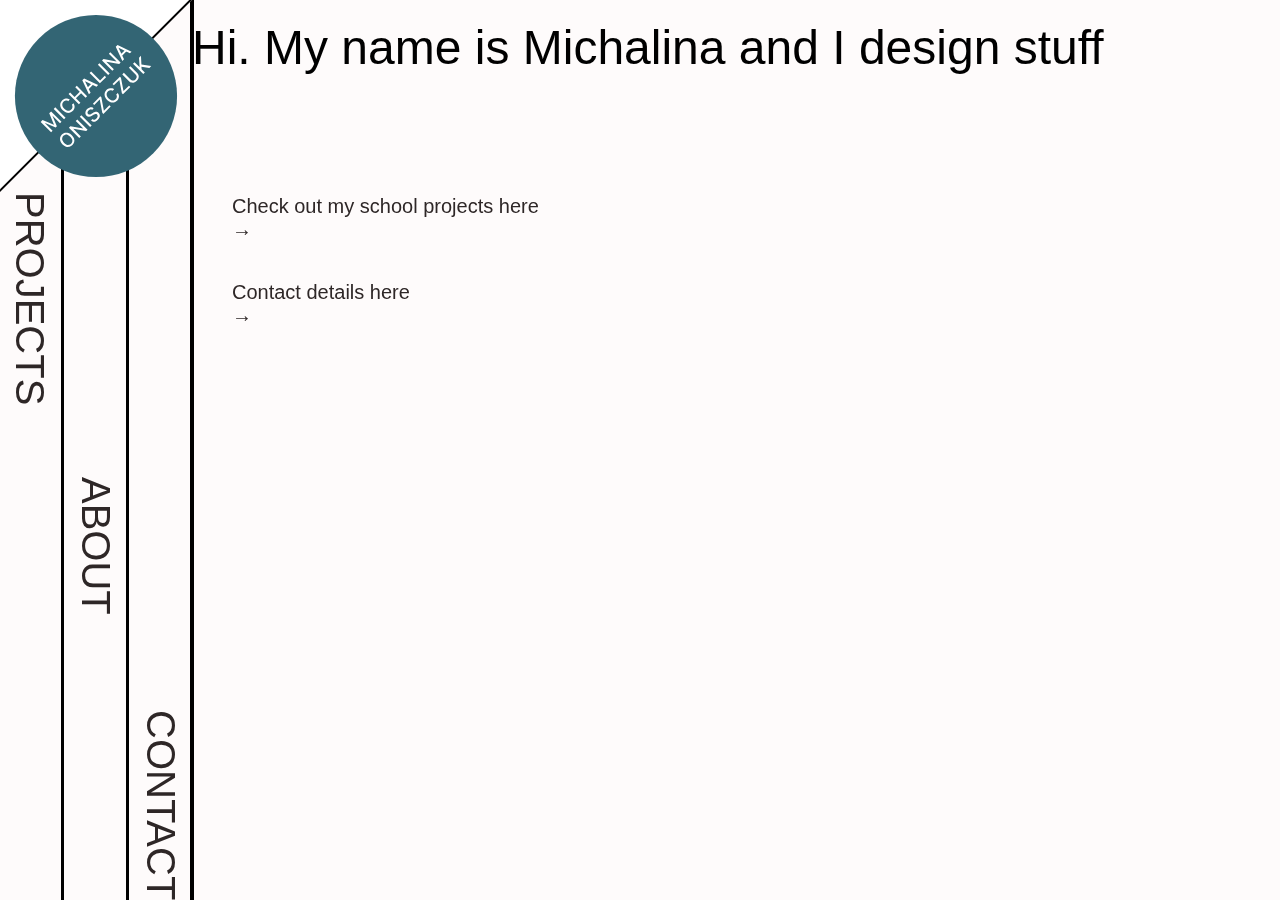
<file: index.html>
<!DOCTYPE html>
<html lang="en">
  <head>
    <meta charset="UTF-8" />
    <meta http-equiv="X-UA-Compatible" content="IE=edge" />
    <meta name="viewport" content="width=device-width, initial-scale=1.0" />
    <title>Portfolio</title>
    <link rel="stylesheet" href="style.css" />
  </head>
  <body>
    <div id="background_lines">
      <div class="line"></div>
      <div class="line"></div>
      <div class="line"></div>
    </div>
    <header>
      <a href="index.html" id="logo-link"
        ><?xml version="1.0" encoding="utf-8"?>
        <!-- Generator: Adobe Illustrator 26.3.1, SVG Export Plug-In . SVG Version: 6.00 Build 0)  -->
        <svg version="1.1" id="Warstwa_1" xmlns="http://www.w3.org/2000/svg" xmlns:xlink="http://www.w3.org/1999/xlink" x="0px" y="0px" viewBox="0 0 287 287" style="enable-background: new 0 0 287 287" xml:space="preserve">
          <style type="text/css">
            .st0 {
              fill: #ffffff;
            }
            .st1 {
              fill: #336574;
            }
          </style>
          <polygon class="st0" points="287,0 0,287 0,0 " stroke-width="2" />
          <g>
            <polygon points="287,0 0,287 0,282.8 282.8,0 	" />
          </g>

          <circle class="st1" cx="143.5" cy="143.5" r="121.2" />

          <path
            id="logo_txt"
            class="st0"
            d="M60.8,182.2l2.8-2.8l16.9,7.1l0.2-0.2l-7.1-16.9l2.8-2.8L91.9,182l-2.2,2.2L78.5,173l-0.1,0.1l6.6,15.7
          l-1.8,1.8l-15.7-6.6l-0.1,0.1l11.2,11.2l-2.2,2.2L60.8,182.2z M82.6,160.4L98,175.9l-2.3,2.3l-15.4-15.4L82.6,160.4z M104.3,148.8
          l-2.3,2.4c-0.6-0.4-1.2-0.7-1.8-0.8c-0.6-0.1-1.3-0.2-1.9-0.1c-0.6,0.1-1.2,0.3-1.8,0.6c-0.6,0.3-1.1,0.7-1.6,1.2
          c-0.9,0.9-1.5,1.9-1.7,3.1c-0.3,1.1-0.1,2.4,0.3,3.6c0.5,1.3,1.3,2.5,2.6,3.8c1.3,1.3,2.5,2.1,3.8,2.6c1.3,0.5,2.5,0.6,3.6,0.3
          c1.1-0.3,2.2-0.8,3-1.7c0.5-0.5,0.9-1,1.2-1.6c0.3-0.6,0.5-1.2,0.6-1.8c0.1-0.6,0.1-1.2-0.1-1.9c-0.1-0.6-0.4-1.2-0.8-1.8l2.4-2.3
          c0.6,0.9,1.1,1.8,1.4,2.8c0.3,1,0.4,2,0.3,3c-0.1,1-0.4,2-0.9,3c-0.5,1-1.1,1.9-2,2.7c-1.3,1.3-2.8,2.2-4.5,2.6
          c-1.7,0.4-3.4,0.3-5.2-0.3c-1.8-0.6-3.5-1.7-5.1-3.3c-1.6-1.6-2.8-3.4-3.3-5.1c-0.6-1.8-0.7-3.5-0.3-5.2c0.4-1.7,1.3-3.2,2.6-4.5
          c0.8-0.8,1.7-1.5,2.6-1.9c0.9-0.5,1.9-0.8,2.9-0.9c1-0.1,2,0,3.1,0.2C102.3,147.6,103.3,148.1,104.3,148.8z M117.9,156l-15.4-15.4
          l2.3-2.3l6.7,6.7l7.7-7.7l-6.7-6.7l2.3-2.3l15.4,15.4l-2.3,2.3l-6.7-6.7l-7.7,7.7l6.7,6.7L117.9,156z M135.4,138.5l-2.5,2.5l-9.9-21
          l2.7-2.7l21,9.9l-2.5,2.5l-17-8.3l-0.1,0.1L135.4,138.5z M129.7,132.1l8-8l2,2l-8,8L129.7,132.1z M149.3,124.6l-15.4-15.4l2.3-2.3
          l13.4,13.4l7-7l2,2L149.3,124.6z M148.6,94.4l15.4,15.4l-2.3,2.3l-15.4-15.4L148.6,94.4z M164.9,78.2l15.4,15.4l-2.1,2.1L159,92.2
          l-0.1,0.1l11.3,11.3l-2.3,2.3l-15.4-15.4l2.2-2.2l19.2,3.5l0.1-0.1l-11.3-11.3L164.9,78.2z M185.4,88.5l-2.5,2.5l-9.9-21l2.7-2.7
          l21,9.9l-2.5,2.5l-17-8.3l-0.1,0.1L185.4,88.5z M179.8,82l8-8l2,2l-8,8L179.8,82z M107.4,202c1.6,1.6,2.8,3.4,3.3,5.2
          c0.6,1.8,0.7,3.5,0.2,5.2c-0.4,1.7-1.3,3.2-2.6,4.5c-1.3,1.3-2.8,2.2-4.5,2.6c-1.7,0.4-3.4,0.3-5.2-0.3c-1.8-0.6-3.5-1.7-5.1-3.3
          c-1.6-1.6-2.8-3.4-3.3-5.1c-0.6-1.8-0.7-3.5-0.3-5.2c0.4-1.7,1.3-3.2,2.6-4.5c1.3-1.3,2.8-2.2,4.5-2.6c1.7-0.4,3.4-0.3,5.2,0.2
          C104,199.2,105.7,200.3,107.4,202z M105.1,204.3c-1.3-1.3-2.5-2.1-3.8-2.6c-1.3-0.5-2.5-0.6-3.6-0.3c-1.1,0.3-2.2,0.8-3,1.7
          c-0.9,0.9-1.5,1.9-1.7,3.1c-0.3,1.1-0.2,2.3,0.3,3.6c0.5,1.3,1.3,2.5,2.6,3.8c1.3,1.3,2.5,2.1,3.8,2.6c1.3,0.5,2.5,0.6,3.6,0.3
          c1.1-0.3,2.2-0.8,3-1.7c0.9-0.9,1.5-1.9,1.7-3c0.3-1.2,0.2-2.4-0.3-3.6C107.2,206.8,106.3,205.5,105.1,204.3z M115.5,178.5
          l15.4,15.4l-2.1,2.1l-19.2-3.5l-0.1,0.1l11.3,11.3l-2.3,2.3L103,190.9l2.2-2.2l19.2,3.5l0.1-0.1l-11.3-11.3L115.5,178.5z
           M121.6,172.3l15.4,15.4l-2.3,2.3l-15.4-15.4L121.6,172.3z M137.9,164.2c-0.8-0.6-1.7-0.9-2.7-0.7c-1,0.2-1.9,0.7-2.8,1.6
          c-0.6,0.6-1.1,1.3-1.3,1.9c-0.3,0.7-0.4,1.3-0.3,1.9c0.1,0.6,0.4,1.1,0.8,1.5c0.4,0.4,0.8,0.6,1.2,0.7c0.4,0.1,0.9,0.1,1.4,0
          c0.5-0.1,0.9-0.3,1.4-0.5c0.4-0.2,0.9-0.4,1.2-0.7l1.9-1.1c0.6-0.4,1.3-0.7,2-1c0.7-0.3,1.5-0.5,2.3-0.6c0.8-0.1,1.6,0,2.3,0.2
          c0.8,0.2,1.5,0.7,2.2,1.4c0.9,0.9,1.4,1.9,1.6,3c0.2,1.1,0.1,2.3-0.3,3.6c-0.5,1.2-1.3,2.5-2.5,3.7c-1.2,1.2-2.3,2-3.5,2.4
          c-1.2,0.5-2.4,0.6-3.5,0.4c-1.2-0.2-2.2-0.7-3.2-1.6l2.3-2.3c0.6,0.5,1.2,0.8,1.9,0.9c0.7,0,1.4-0.1,2-0.4c0.7-0.3,1.3-0.8,1.9-1.4
          c0.7-0.7,1.1-1.3,1.4-2.1c0.3-0.7,0.4-1.4,0.3-2.1c-0.1-0.7-0.4-1.3-0.9-1.8c-0.5-0.5-1-0.7-1.5-0.7c-0.5,0-1.1,0.1-1.8,0.3
          c-0.6,0.2-1.3,0.6-2,1l-2.3,1.3c-1.6,0.9-3,1.4-4.4,1.5c-1.4,0.1-2.6-0.4-3.7-1.5c-0.9-0.9-1.4-1.9-1.6-3.1c-0.2-1.1,0-2.3,0.4-3.5
          c0.5-1.2,1.2-2.3,2.2-3.3c1-1,2.1-1.8,3.3-2.2c1.2-0.4,2.3-0.6,3.4-0.4c1.1,0.2,2.1,0.7,2.9,1.5L137.9,164.2z M154.5,170.3l-1.6-1.6
          l-3.8-20l-8.2,8.2l-2-2l11-11l1.6,1.6l3.8,20l8.2-8.2l2,2L154.5,170.3z M170.6,133.4l-2.3,2.4c-0.6-0.4-1.2-0.7-1.8-0.8
          c-0.6-0.1-1.3-0.2-1.9-0.1c-0.6,0.1-1.2,0.3-1.8,0.6c-0.6,0.3-1.1,0.7-1.6,1.2c-0.9,0.9-1.5,1.9-1.7,3.1c-0.3,1.1-0.1,2.4,0.3,3.6
          c0.5,1.3,1.3,2.5,2.6,3.8c1.3,1.3,2.5,2.1,3.8,2.6c1.3,0.5,2.5,0.6,3.6,0.3c1.1-0.3,2.2-0.8,3-1.7c0.5-0.5,0.9-1,1.2-1.6
          c0.3-0.6,0.5-1.2,0.6-1.8c0.1-0.6,0.1-1.2-0.1-1.9c-0.1-0.6-0.4-1.2-0.8-1.8l2.4-2.3c0.6,0.9,1.1,1.8,1.4,2.8c0.3,1,0.4,2,0.3,3
          c-0.1,1-0.4,2-0.9,3c-0.5,1-1.1,1.9-2,2.7c-1.3,1.3-2.8,2.2-4.5,2.6c-1.7,0.4-3.4,0.3-5.2-0.3c-1.8-0.6-3.5-1.7-5.1-3.3
          c-1.6-1.6-2.8-3.4-3.3-5.1c-0.6-1.8-0.7-3.5-0.3-5.2c0.4-1.7,1.3-3.2,2.6-4.5c0.8-0.8,1.7-1.5,2.6-1.9c0.9-0.5,1.9-0.8,2.9-0.9
          c1-0.1,2,0,3.1,0.2C168.6,132.2,169.6,132.7,170.6,133.4z M183.8,141l-1.6-1.6l-3.8-20l-8.2,8.2l-2-2l11-11l1.6,1.6l3.8,20l8.2-8.2
          l2,2L183.8,141z M192.7,101.3L195,99l10.1,10.1c1.1,1.1,1.8,2.3,2.1,3.6c0.3,1.3,0.3,2.7-0.2,4.1c-0.4,1.4-1.3,2.7-2.5,3.9
          c-1.2,1.2-2.5,2.1-3.9,2.5c-1.4,0.4-2.8,0.5-4.1,0.2c-1.3-0.3-2.6-1-3.6-2.1l-10.1-10.1l2.3-2.3l10,10c0.7,0.7,1.5,1.2,2.3,1.4
          c0.9,0.2,1.7,0.2,2.6,0c0.9-0.3,1.7-0.8,2.5-1.6c0.8-0.8,1.3-1.6,1.6-2.5c0.3-0.9,0.3-1.7,0-2.6c-0.2-0.8-0.7-1.6-1.4-2.3
          L192.7,101.3z M214.2,110.6l-15.4-15.4l2.3-2.3l7.4,7.4l0.2-0.2l-0.9-13.8l2.9-2.9l0.7,13.2l14.7,2.2l-2.8,2.8l-11.9-1.9l0.3,3.9
          l4.8,4.8L214.2,110.6z"
          /></svg
      ></a>
      <nav>
        <div class="a_container"><a href="projects.html" class="text-link">Projects</a></div>
        <div class="a_container"><a href="about.html" class="text-link">About</a></div>
        <div class="a_container"><a href="contact.html" class="text-link">Contact</a></div>
      </nav>
    </header>
    <main>
      <div class="headline">
        <h1>Hi. My name is Michalina and I design stuff</h1>
        <ul>
          <li><a href="projects.html">Check out my school projects here <div class='arrow'>→</div></a></li>
          <li><a href="contact.html">Contact details here<div class='arrow'>→</div></a></li>
        </ul>
      </div>
    </main>
    <script src="script.js"></script>
  </body>
</html>
</file>
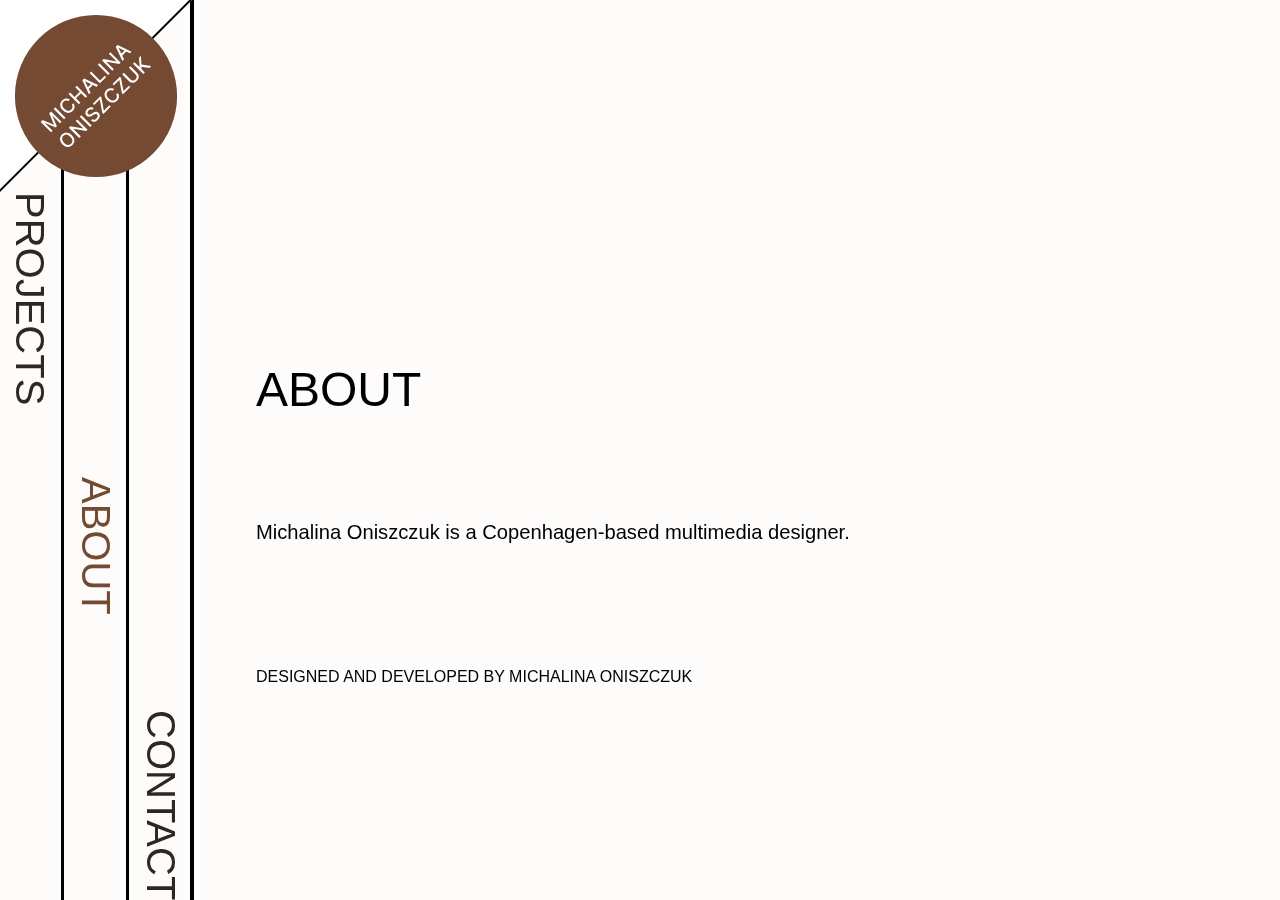
<file: about.html>
<!DOCTYPE html>
<html lang="en">
  <head>
    <meta charset="UTF-8" />
    <meta http-equiv="X-UA-Compatible" content="IE=edge" />
    <meta name="viewport" content="width=device-width, initial-scale=1.0" />
    <title>Portfolio</title>
    <link rel="stylesheet" href="style.css" />
  </head>
  <body>
    <div id="background_lines">
      <div class="line"></div>
      <div class="line"></div>
      <div class="line"></div>
    </div>
    <header>
      <a href="index.html" id="logo-link"
        ><?xml version="1.0" encoding="utf-8"?>
        <!-- Generator: Adobe Illustrator 26.3.1, SVG Export Plug-In . SVG Version: 6.00 Build 0)  -->
        <svg version="1.1" id="Warstwa_1" xmlns="http://www.w3.org/2000/svg" xmlns:xlink="http://www.w3.org/1999/xlink" x="0px" y="0px" viewBox="0 0 287 287" style="enable-background: new 0 0 287 287" xml:space="preserve">
          <style type="text/css">
            .st0 {
              fill: #ffffff;
            }
            .st1 {
              fill: #744A33;
            }
          </style>
          <polygon class="st0" points="287,0 0,287 0,0 " stroke-width="2" />
          <g>
            <polygon points="287,0 0,287 0,282.8 282.8,0 	" />
          </g>

          <circle class="st1" cx="143.5" cy="143.5" r="121.2" />

          <path
            id="logo_txt"
            class="st0"
            d="M60.8,182.2l2.8-2.8l16.9,7.1l0.2-0.2l-7.1-16.9l2.8-2.8L91.9,182l-2.2,2.2L78.5,173l-0.1,0.1l6.6,15.7
          l-1.8,1.8l-15.7-6.6l-0.1,0.1l11.2,11.2l-2.2,2.2L60.8,182.2z M82.6,160.4L98,175.9l-2.3,2.3l-15.4-15.4L82.6,160.4z M104.3,148.8
          l-2.3,2.4c-0.6-0.4-1.2-0.7-1.8-0.8c-0.6-0.1-1.3-0.2-1.9-0.1c-0.6,0.1-1.2,0.3-1.8,0.6c-0.6,0.3-1.1,0.7-1.6,1.2
          c-0.9,0.9-1.5,1.9-1.7,3.1c-0.3,1.1-0.1,2.4,0.3,3.6c0.5,1.3,1.3,2.5,2.6,3.8c1.3,1.3,2.5,2.1,3.8,2.6c1.3,0.5,2.5,0.6,3.6,0.3
          c1.1-0.3,2.2-0.8,3-1.7c0.5-0.5,0.9-1,1.2-1.6c0.3-0.6,0.5-1.2,0.6-1.8c0.1-0.6,0.1-1.2-0.1-1.9c-0.1-0.6-0.4-1.2-0.8-1.8l2.4-2.3
          c0.6,0.9,1.1,1.8,1.4,2.8c0.3,1,0.4,2,0.3,3c-0.1,1-0.4,2-0.9,3c-0.5,1-1.1,1.9-2,2.7c-1.3,1.3-2.8,2.2-4.5,2.6
          c-1.7,0.4-3.4,0.3-5.2-0.3c-1.8-0.6-3.5-1.7-5.1-3.3c-1.6-1.6-2.8-3.4-3.3-5.1c-0.6-1.8-0.7-3.5-0.3-5.2c0.4-1.7,1.3-3.2,2.6-4.5
          c0.8-0.8,1.7-1.5,2.6-1.9c0.9-0.5,1.9-0.8,2.9-0.9c1-0.1,2,0,3.1,0.2C102.3,147.6,103.3,148.1,104.3,148.8z M117.9,156l-15.4-15.4
          l2.3-2.3l6.7,6.7l7.7-7.7l-6.7-6.7l2.3-2.3l15.4,15.4l-2.3,2.3l-6.7-6.7l-7.7,7.7l6.7,6.7L117.9,156z M135.4,138.5l-2.5,2.5l-9.9-21
          l2.7-2.7l21,9.9l-2.5,2.5l-17-8.3l-0.1,0.1L135.4,138.5z M129.7,132.1l8-8l2,2l-8,8L129.7,132.1z M149.3,124.6l-15.4-15.4l2.3-2.3
          l13.4,13.4l7-7l2,2L149.3,124.6z M148.6,94.4l15.4,15.4l-2.3,2.3l-15.4-15.4L148.6,94.4z M164.9,78.2l15.4,15.4l-2.1,2.1L159,92.2
          l-0.1,0.1l11.3,11.3l-2.3,2.3l-15.4-15.4l2.2-2.2l19.2,3.5l0.1-0.1l-11.3-11.3L164.9,78.2z M185.4,88.5l-2.5,2.5l-9.9-21l2.7-2.7
          l21,9.9l-2.5,2.5l-17-8.3l-0.1,0.1L185.4,88.5z M179.8,82l8-8l2,2l-8,8L179.8,82z M107.4,202c1.6,1.6,2.8,3.4,3.3,5.2
          c0.6,1.8,0.7,3.5,0.2,5.2c-0.4,1.7-1.3,3.2-2.6,4.5c-1.3,1.3-2.8,2.2-4.5,2.6c-1.7,0.4-3.4,0.3-5.2-0.3c-1.8-0.6-3.5-1.7-5.1-3.3
          c-1.6-1.6-2.8-3.4-3.3-5.1c-0.6-1.8-0.7-3.5-0.3-5.2c0.4-1.7,1.3-3.2,2.6-4.5c1.3-1.3,2.8-2.2,4.5-2.6c1.7-0.4,3.4-0.3,5.2,0.2
          C104,199.2,105.7,200.3,107.4,202z M105.1,204.3c-1.3-1.3-2.5-2.1-3.8-2.6c-1.3-0.5-2.5-0.6-3.6-0.3c-1.1,0.3-2.2,0.8-3,1.7
          c-0.9,0.9-1.5,1.9-1.7,3.1c-0.3,1.1-0.2,2.3,0.3,3.6c0.5,1.3,1.3,2.5,2.6,3.8c1.3,1.3,2.5,2.1,3.8,2.6c1.3,0.5,2.5,0.6,3.6,0.3
          c1.1-0.3,2.2-0.8,3-1.7c0.9-0.9,1.5-1.9,1.7-3c0.3-1.2,0.2-2.4-0.3-3.6C107.2,206.8,106.3,205.5,105.1,204.3z M115.5,178.5
          l15.4,15.4l-2.1,2.1l-19.2-3.5l-0.1,0.1l11.3,11.3l-2.3,2.3L103,190.9l2.2-2.2l19.2,3.5l0.1-0.1l-11.3-11.3L115.5,178.5z
           M121.6,172.3l15.4,15.4l-2.3,2.3l-15.4-15.4L121.6,172.3z M137.9,164.2c-0.8-0.6-1.7-0.9-2.7-0.7c-1,0.2-1.9,0.7-2.8,1.6
          c-0.6,0.6-1.1,1.3-1.3,1.9c-0.3,0.7-0.4,1.3-0.3,1.9c0.1,0.6,0.4,1.1,0.8,1.5c0.4,0.4,0.8,0.6,1.2,0.7c0.4,0.1,0.9,0.1,1.4,0
          c0.5-0.1,0.9-0.3,1.4-0.5c0.4-0.2,0.9-0.4,1.2-0.7l1.9-1.1c0.6-0.4,1.3-0.7,2-1c0.7-0.3,1.5-0.5,2.3-0.6c0.8-0.1,1.6,0,2.3,0.2
          c0.8,0.2,1.5,0.7,2.2,1.4c0.9,0.9,1.4,1.9,1.6,3c0.2,1.1,0.1,2.3-0.3,3.6c-0.5,1.2-1.3,2.5-2.5,3.7c-1.2,1.2-2.3,2-3.5,2.4
          c-1.2,0.5-2.4,0.6-3.5,0.4c-1.2-0.2-2.2-0.7-3.2-1.6l2.3-2.3c0.6,0.5,1.2,0.8,1.9,0.9c0.7,0,1.4-0.1,2-0.4c0.7-0.3,1.3-0.8,1.9-1.4
          c0.7-0.7,1.1-1.3,1.4-2.1c0.3-0.7,0.4-1.4,0.3-2.1c-0.1-0.7-0.4-1.3-0.9-1.8c-0.5-0.5-1-0.7-1.5-0.7c-0.5,0-1.1,0.1-1.8,0.3
          c-0.6,0.2-1.3,0.6-2,1l-2.3,1.3c-1.6,0.9-3,1.4-4.4,1.5c-1.4,0.1-2.6-0.4-3.7-1.5c-0.9-0.9-1.4-1.9-1.6-3.1c-0.2-1.1,0-2.3,0.4-3.5
          c0.5-1.2,1.2-2.3,2.2-3.3c1-1,2.1-1.8,3.3-2.2c1.2-0.4,2.3-0.6,3.4-0.4c1.1,0.2,2.1,0.7,2.9,1.5L137.9,164.2z M154.5,170.3l-1.6-1.6
          l-3.8-20l-8.2,8.2l-2-2l11-11l1.6,1.6l3.8,20l8.2-8.2l2,2L154.5,170.3z M170.6,133.4l-2.3,2.4c-0.6-0.4-1.2-0.7-1.8-0.8
          c-0.6-0.1-1.3-0.2-1.9-0.1c-0.6,0.1-1.2,0.3-1.8,0.6c-0.6,0.3-1.1,0.7-1.6,1.2c-0.9,0.9-1.5,1.9-1.7,3.1c-0.3,1.1-0.1,2.4,0.3,3.6
          c0.5,1.3,1.3,2.5,2.6,3.8c1.3,1.3,2.5,2.1,3.8,2.6c1.3,0.5,2.5,0.6,3.6,0.3c1.1-0.3,2.2-0.8,3-1.7c0.5-0.5,0.9-1,1.2-1.6
          c0.3-0.6,0.5-1.2,0.6-1.8c0.1-0.6,0.1-1.2-0.1-1.9c-0.1-0.6-0.4-1.2-0.8-1.8l2.4-2.3c0.6,0.9,1.1,1.8,1.4,2.8c0.3,1,0.4,2,0.3,3
          c-0.1,1-0.4,2-0.9,3c-0.5,1-1.1,1.9-2,2.7c-1.3,1.3-2.8,2.2-4.5,2.6c-1.7,0.4-3.4,0.3-5.2-0.3c-1.8-0.6-3.5-1.7-5.1-3.3
          c-1.6-1.6-2.8-3.4-3.3-5.1c-0.6-1.8-0.7-3.5-0.3-5.2c0.4-1.7,1.3-3.2,2.6-4.5c0.8-0.8,1.7-1.5,2.6-1.9c0.9-0.5,1.9-0.8,2.9-0.9
          c1-0.1,2,0,3.1,0.2C168.6,132.2,169.6,132.7,170.6,133.4z M183.8,141l-1.6-1.6l-3.8-20l-8.2,8.2l-2-2l11-11l1.6,1.6l3.8,20l8.2-8.2
          l2,2L183.8,141z M192.7,101.3L195,99l10.1,10.1c1.1,1.1,1.8,2.3,2.1,3.6c0.3,1.3,0.3,2.7-0.2,4.1c-0.4,1.4-1.3,2.7-2.5,3.9
          c-1.2,1.2-2.5,2.1-3.9,2.5c-1.4,0.4-2.8,0.5-4.1,0.2c-1.3-0.3-2.6-1-3.6-2.1l-10.1-10.1l2.3-2.3l10,10c0.7,0.7,1.5,1.2,2.3,1.4
          c0.9,0.2,1.7,0.2,2.6,0c0.9-0.3,1.7-0.8,2.5-1.6c0.8-0.8,1.3-1.6,1.6-2.5c0.3-0.9,0.3-1.7,0-2.6c-0.2-0.8-0.7-1.6-1.4-2.3
          L192.7,101.3z M214.2,110.6l-15.4-15.4l2.3-2.3l7.4,7.4l0.2-0.2l-0.9-13.8l2.9-2.9l0.7,13.2l14.7,2.2l-2.8,2.8l-11.9-1.9l0.3,3.9
          l4.8,4.8L214.2,110.6z"
          /></svg
      ></a>
      <nav>
        <div class="a_container"><a href="index.html" class="text-link">Projects</a></div>
        <div class="a_container"><a href="about.html" class="text-link" id="about-tag-on-about-page">About</a></div>
        <div class="a_container"><a href="contact.html" class="text-link">Contact</a></div>
      </nav>
    </header>
    <div class="layout">
    <main>
      
        <h1>About</h1>
        <p>Michalina Oniszczuk is a Copenhagen-based multimedia designer.</p>
      
      </main>
      <footer>Designed and developed by Michalina Oniszczuk</footer>
    </div>
    <script src="script.js"></script>
  </body>
</html>
</file>
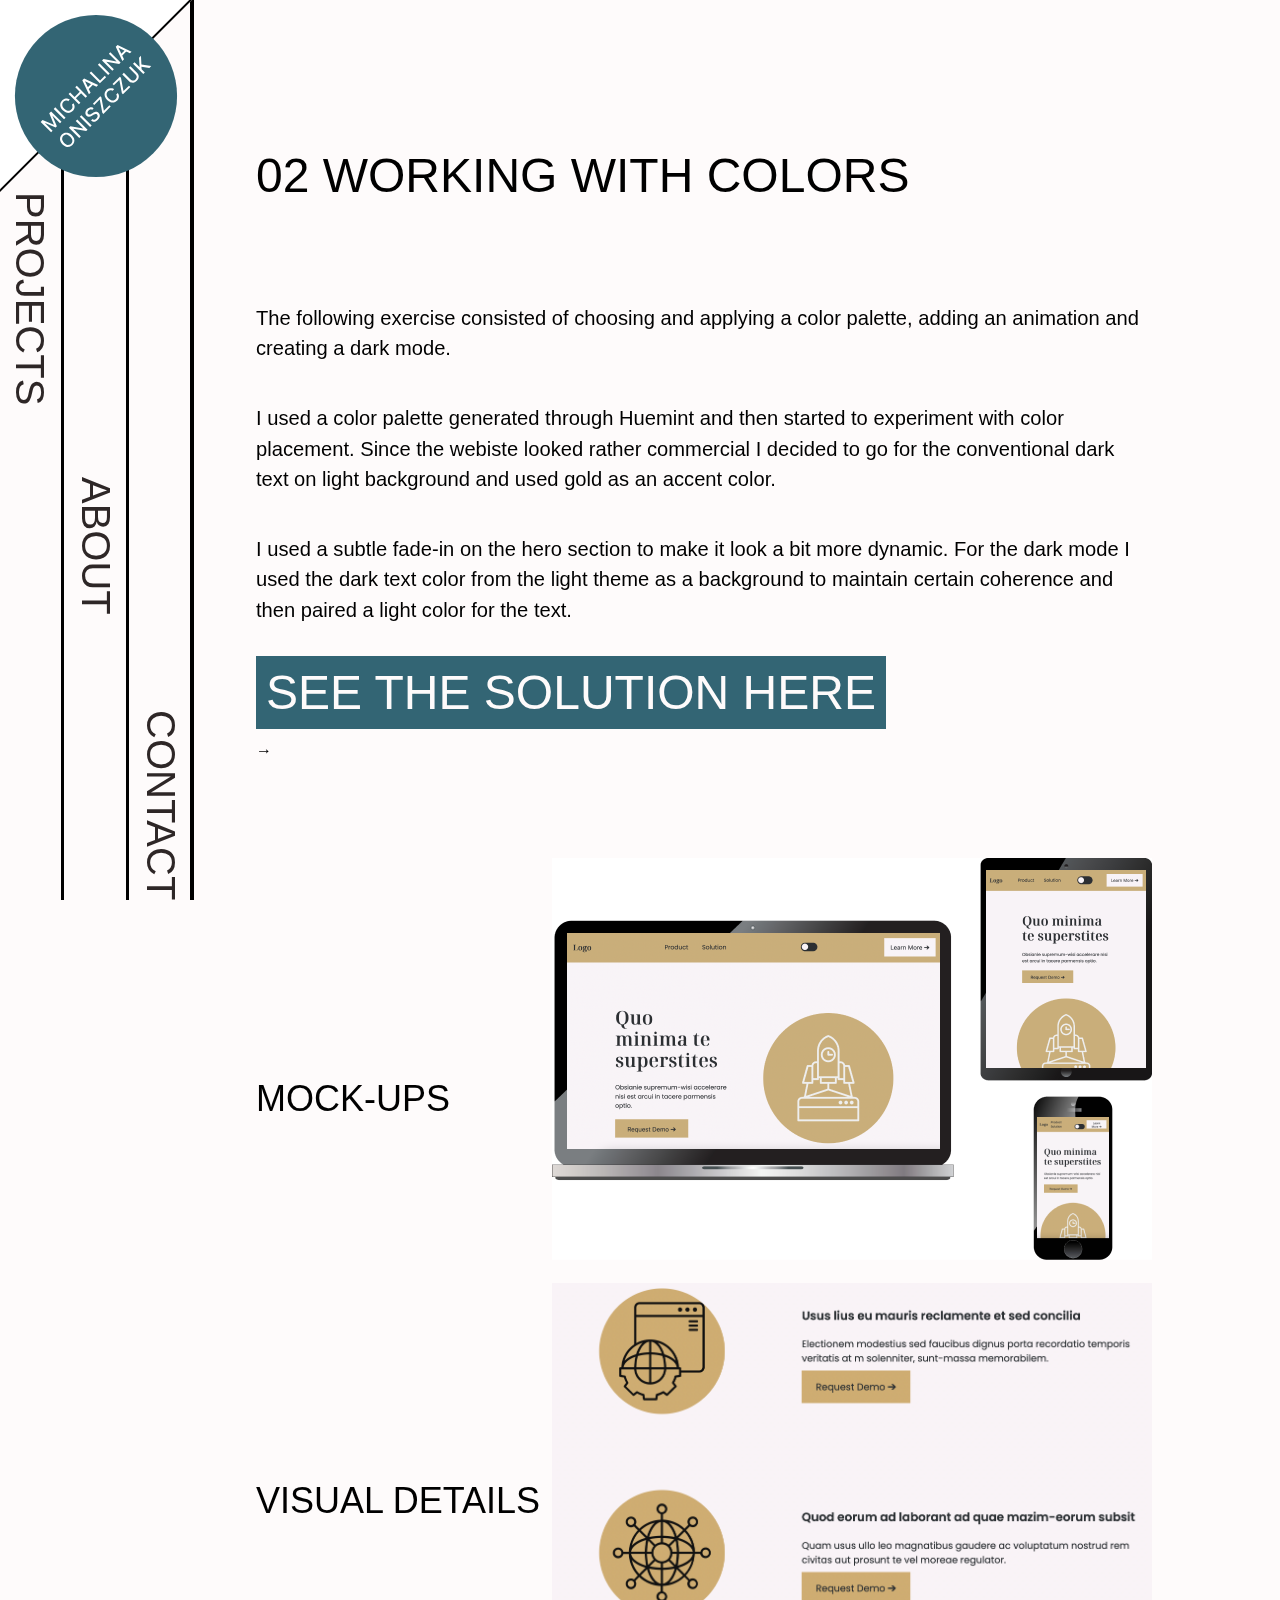
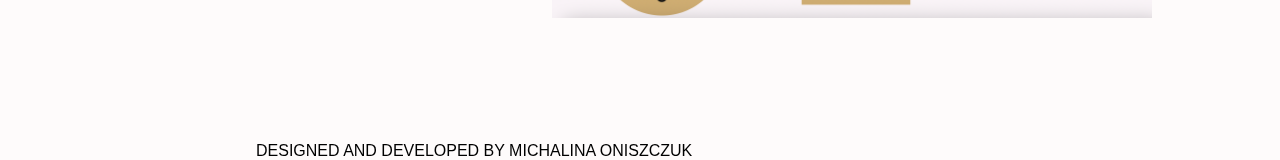
<file: colors.html>
<!DOCTYPE html>
<html lang="en">
  <head>
    <meta charset="UTF-8" />
    <meta http-equiv="X-UA-Compatible" content="IE=edge" />
    <meta name="viewport" content="width=device-width, initial-scale=1.0" />
    <title>Portfolio</title>
    <link rel="stylesheet" href="style.css" />
  </head>
  <body>
    <div id="background_lines">
      <div class="line"></div>
      <div class="line"></div>
      <div class="line"></div>
    </div>
    <header>
      <a href="index.html" id="logo-link"
        ><?xml version="1.0" encoding="utf-8"?>
        <!-- Generator: Adobe Illustrator 26.3.1, SVG Export Plug-In . SVG Version: 6.00 Build 0)  -->
        <svg version="1.1" id="Warstwa_1" xmlns="http://www.w3.org/2000/svg" xmlns:xlink="http://www.w3.org/1999/xlink" x="0px" y="0px" viewBox="0 0 287 287" style="enable-background: new 0 0 287 287" xml:space="preserve">
          <style type="text/css">
            .st0 {
              fill: #ffffff;
            }
            .st1 {
              fill: #336574;
            }
          </style>
          <polygon class="st0" points="287,0 0,287 0,0 " stroke-width="2" />
          <g>
            <polygon points="287,0 0,287 0,282.8 282.8,0 	" />
          </g>

          <circle class="st1" cx="143.5" cy="143.5" r="121.2" />

          <path
            id="logo_txt"
            class="st0"
            d="M60.8,182.2l2.8-2.8l16.9,7.1l0.2-0.2l-7.1-16.9l2.8-2.8L91.9,182l-2.2,2.2L78.5,173l-0.1,0.1l6.6,15.7
          l-1.8,1.8l-15.7-6.6l-0.1,0.1l11.2,11.2l-2.2,2.2L60.8,182.2z M82.6,160.4L98,175.9l-2.3,2.3l-15.4-15.4L82.6,160.4z M104.3,148.8
          l-2.3,2.4c-0.6-0.4-1.2-0.7-1.8-0.8c-0.6-0.1-1.3-0.2-1.9-0.1c-0.6,0.1-1.2,0.3-1.8,0.6c-0.6,0.3-1.1,0.7-1.6,1.2
          c-0.9,0.9-1.5,1.9-1.7,3.1c-0.3,1.1-0.1,2.4,0.3,3.6c0.5,1.3,1.3,2.5,2.6,3.8c1.3,1.3,2.5,2.1,3.8,2.6c1.3,0.5,2.5,0.6,3.6,0.3
          c1.1-0.3,2.2-0.8,3-1.7c0.5-0.5,0.9-1,1.2-1.6c0.3-0.6,0.5-1.2,0.6-1.8c0.1-0.6,0.1-1.2-0.1-1.9c-0.1-0.6-0.4-1.2-0.8-1.8l2.4-2.3
          c0.6,0.9,1.1,1.8,1.4,2.8c0.3,1,0.4,2,0.3,3c-0.1,1-0.4,2-0.9,3c-0.5,1-1.1,1.9-2,2.7c-1.3,1.3-2.8,2.2-4.5,2.6
          c-1.7,0.4-3.4,0.3-5.2-0.3c-1.8-0.6-3.5-1.7-5.1-3.3c-1.6-1.6-2.8-3.4-3.3-5.1c-0.6-1.8-0.7-3.5-0.3-5.2c0.4-1.7,1.3-3.2,2.6-4.5
          c0.8-0.8,1.7-1.5,2.6-1.9c0.9-0.5,1.9-0.8,2.9-0.9c1-0.1,2,0,3.1,0.2C102.3,147.6,103.3,148.1,104.3,148.8z M117.9,156l-15.4-15.4
          l2.3-2.3l6.7,6.7l7.7-7.7l-6.7-6.7l2.3-2.3l15.4,15.4l-2.3,2.3l-6.7-6.7l-7.7,7.7l6.7,6.7L117.9,156z M135.4,138.5l-2.5,2.5l-9.9-21
          l2.7-2.7l21,9.9l-2.5,2.5l-17-8.3l-0.1,0.1L135.4,138.5z M129.7,132.1l8-8l2,2l-8,8L129.7,132.1z M149.3,124.6l-15.4-15.4l2.3-2.3
          l13.4,13.4l7-7l2,2L149.3,124.6z M148.6,94.4l15.4,15.4l-2.3,2.3l-15.4-15.4L148.6,94.4z M164.9,78.2l15.4,15.4l-2.1,2.1L159,92.2
          l-0.1,0.1l11.3,11.3l-2.3,2.3l-15.4-15.4l2.2-2.2l19.2,3.5l0.1-0.1l-11.3-11.3L164.9,78.2z M185.4,88.5l-2.5,2.5l-9.9-21l2.7-2.7
          l21,9.9l-2.5,2.5l-17-8.3l-0.1,0.1L185.4,88.5z M179.8,82l8-8l2,2l-8,8L179.8,82z M107.4,202c1.6,1.6,2.8,3.4,3.3,5.2
          c0.6,1.8,0.7,3.5,0.2,5.2c-0.4,1.7-1.3,3.2-2.6,4.5c-1.3,1.3-2.8,2.2-4.5,2.6c-1.7,0.4-3.4,0.3-5.2-0.3c-1.8-0.6-3.5-1.7-5.1-3.3
          c-1.6-1.6-2.8-3.4-3.3-5.1c-0.6-1.8-0.7-3.5-0.3-5.2c0.4-1.7,1.3-3.2,2.6-4.5c1.3-1.3,2.8-2.2,4.5-2.6c1.7-0.4,3.4-0.3,5.2,0.2
          C104,199.2,105.7,200.3,107.4,202z M105.1,204.3c-1.3-1.3-2.5-2.1-3.8-2.6c-1.3-0.5-2.5-0.6-3.6-0.3c-1.1,0.3-2.2,0.8-3,1.7
          c-0.9,0.9-1.5,1.9-1.7,3.1c-0.3,1.1-0.2,2.3,0.3,3.6c0.5,1.3,1.3,2.5,2.6,3.8c1.3,1.3,2.5,2.1,3.8,2.6c1.3,0.5,2.5,0.6,3.6,0.3
          c1.1-0.3,2.2-0.8,3-1.7c0.9-0.9,1.5-1.9,1.7-3c0.3-1.2,0.2-2.4-0.3-3.6C107.2,206.8,106.3,205.5,105.1,204.3z M115.5,178.5
          l15.4,15.4l-2.1,2.1l-19.2-3.5l-0.1,0.1l11.3,11.3l-2.3,2.3L103,190.9l2.2-2.2l19.2,3.5l0.1-0.1l-11.3-11.3L115.5,178.5z
           M121.6,172.3l15.4,15.4l-2.3,2.3l-15.4-15.4L121.6,172.3z M137.9,164.2c-0.8-0.6-1.7-0.9-2.7-0.7c-1,0.2-1.9,0.7-2.8,1.6
          c-0.6,0.6-1.1,1.3-1.3,1.9c-0.3,0.7-0.4,1.3-0.3,1.9c0.1,0.6,0.4,1.1,0.8,1.5c0.4,0.4,0.8,0.6,1.2,0.7c0.4,0.1,0.9,0.1,1.4,0
          c0.5-0.1,0.9-0.3,1.4-0.5c0.4-0.2,0.9-0.4,1.2-0.7l1.9-1.1c0.6-0.4,1.3-0.7,2-1c0.7-0.3,1.5-0.5,2.3-0.6c0.8-0.1,1.6,0,2.3,0.2
          c0.8,0.2,1.5,0.7,2.2,1.4c0.9,0.9,1.4,1.9,1.6,3c0.2,1.1,0.1,2.3-0.3,3.6c-0.5,1.2-1.3,2.5-2.5,3.7c-1.2,1.2-2.3,2-3.5,2.4
          c-1.2,0.5-2.4,0.6-3.5,0.4c-1.2-0.2-2.2-0.7-3.2-1.6l2.3-2.3c0.6,0.5,1.2,0.8,1.9,0.9c0.7,0,1.4-0.1,2-0.4c0.7-0.3,1.3-0.8,1.9-1.4
          c0.7-0.7,1.1-1.3,1.4-2.1c0.3-0.7,0.4-1.4,0.3-2.1c-0.1-0.7-0.4-1.3-0.9-1.8c-0.5-0.5-1-0.7-1.5-0.7c-0.5,0-1.1,0.1-1.8,0.3
          c-0.6,0.2-1.3,0.6-2,1l-2.3,1.3c-1.6,0.9-3,1.4-4.4,1.5c-1.4,0.1-2.6-0.4-3.7-1.5c-0.9-0.9-1.4-1.9-1.6-3.1c-0.2-1.1,0-2.3,0.4-3.5
          c0.5-1.2,1.2-2.3,2.2-3.3c1-1,2.1-1.8,3.3-2.2c1.2-0.4,2.3-0.6,3.4-0.4c1.1,0.2,2.1,0.7,2.9,1.5L137.9,164.2z M154.5,170.3l-1.6-1.6
          l-3.8-20l-8.2,8.2l-2-2l11-11l1.6,1.6l3.8,20l8.2-8.2l2,2L154.5,170.3z M170.6,133.4l-2.3,2.4c-0.6-0.4-1.2-0.7-1.8-0.8
          c-0.6-0.1-1.3-0.2-1.9-0.1c-0.6,0.1-1.2,0.3-1.8,0.6c-0.6,0.3-1.1,0.7-1.6,1.2c-0.9,0.9-1.5,1.9-1.7,3.1c-0.3,1.1-0.1,2.4,0.3,3.6
          c0.5,1.3,1.3,2.5,2.6,3.8c1.3,1.3,2.5,2.1,3.8,2.6c1.3,0.5,2.5,0.6,3.6,0.3c1.1-0.3,2.2-0.8,3-1.7c0.5-0.5,0.9-1,1.2-1.6
          c0.3-0.6,0.5-1.2,0.6-1.8c0.1-0.6,0.1-1.2-0.1-1.9c-0.1-0.6-0.4-1.2-0.8-1.8l2.4-2.3c0.6,0.9,1.1,1.8,1.4,2.8c0.3,1,0.4,2,0.3,3
          c-0.1,1-0.4,2-0.9,3c-0.5,1-1.1,1.9-2,2.7c-1.3,1.3-2.8,2.2-4.5,2.6c-1.7,0.4-3.4,0.3-5.2-0.3c-1.8-0.6-3.5-1.7-5.1-3.3
          c-1.6-1.6-2.8-3.4-3.3-5.1c-0.6-1.8-0.7-3.5-0.3-5.2c0.4-1.7,1.3-3.2,2.6-4.5c0.8-0.8,1.7-1.5,2.6-1.9c0.9-0.5,1.9-0.8,2.9-0.9
          c1-0.1,2,0,3.1,0.2C168.6,132.2,169.6,132.7,170.6,133.4z M183.8,141l-1.6-1.6l-3.8-20l-8.2,8.2l-2-2l11-11l1.6,1.6l3.8,20l8.2-8.2
          l2,2L183.8,141z M192.7,101.3L195,99l10.1,10.1c1.1,1.1,1.8,2.3,2.1,3.6c0.3,1.3,0.3,2.7-0.2,4.1c-0.4,1.4-1.3,2.7-2.5,3.9
          c-1.2,1.2-2.5,2.1-3.9,2.5c-1.4,0.4-2.8,0.5-4.1,0.2c-1.3-0.3-2.6-1-3.6-2.1l-10.1-10.1l2.3-2.3l10,10c0.7,0.7,1.5,1.2,2.3,1.4
          c0.9,0.2,1.7,0.2,2.6,0c0.9-0.3,1.7-0.8,2.5-1.6c0.8-0.8,1.3-1.6,1.6-2.5c0.3-0.9,0.3-1.7,0-2.6c-0.2-0.8-0.7-1.6-1.4-2.3
          L192.7,101.3z M214.2,110.6l-15.4-15.4l2.3-2.3l7.4,7.4l0.2-0.2l-0.9-13.8l2.9-2.9l0.7,13.2l14.7,2.2l-2.8,2.8l-11.9-1.9l0.3,3.9
          l4.8,4.8L214.2,110.6z"
          /></svg
      ></a>
      <nav>
        <div class="a_container"><a href="index.html" class="text-link">Projects</a></div>
        <div class="a_container"><a href="about.html" class="text-link">About</a></div>
        <div class="a_container"><a href="contact.html" class="text-link" >Contact</a></div>
      </nav>
    </header>
    <div class="layout">
    <main>
        
        <h1>02 Working with colors</h1>
        <p>The following exercise consisted of choosing and applying a color palette, adding an animation and creating a dark mode.  </p>
        <p>I used a color palette generated through Huemint and then started to experiment with color placement. Since the webiste looked rather commercial I decided to go for the conventional dark text on light background and used gold as an accent color.</p>
        <p>I used a subtle fade-in on the hero section to make it look a bit more dynamic. For the dark mode I used the dark text color from the light theme as a background to maintain certain coherence and then paired a light color for the text.</p>
        <a class="solution_link" href="https://michalina-ok.github.io/color-and-animation-assignment/">See the solution here </a><div id="arrow">→</div>
        <section class="project_images">
        <h2>Mock-ups</h2>
        <img src="mockups/colors.png" alt="mockups on a desktop, mobile phone and tablet">
       
        <h2>Visual details</h2>
       
        <img class='details' src="visual_details/colors_details.png" alt="section of a website showing 2 ilustration and text">
</section>
</main>
<footer>Designed and developed by Michalina Oniszczuk</footer>
</div>
    <script src="script.js"></script>
  </body>
</html>
</file>
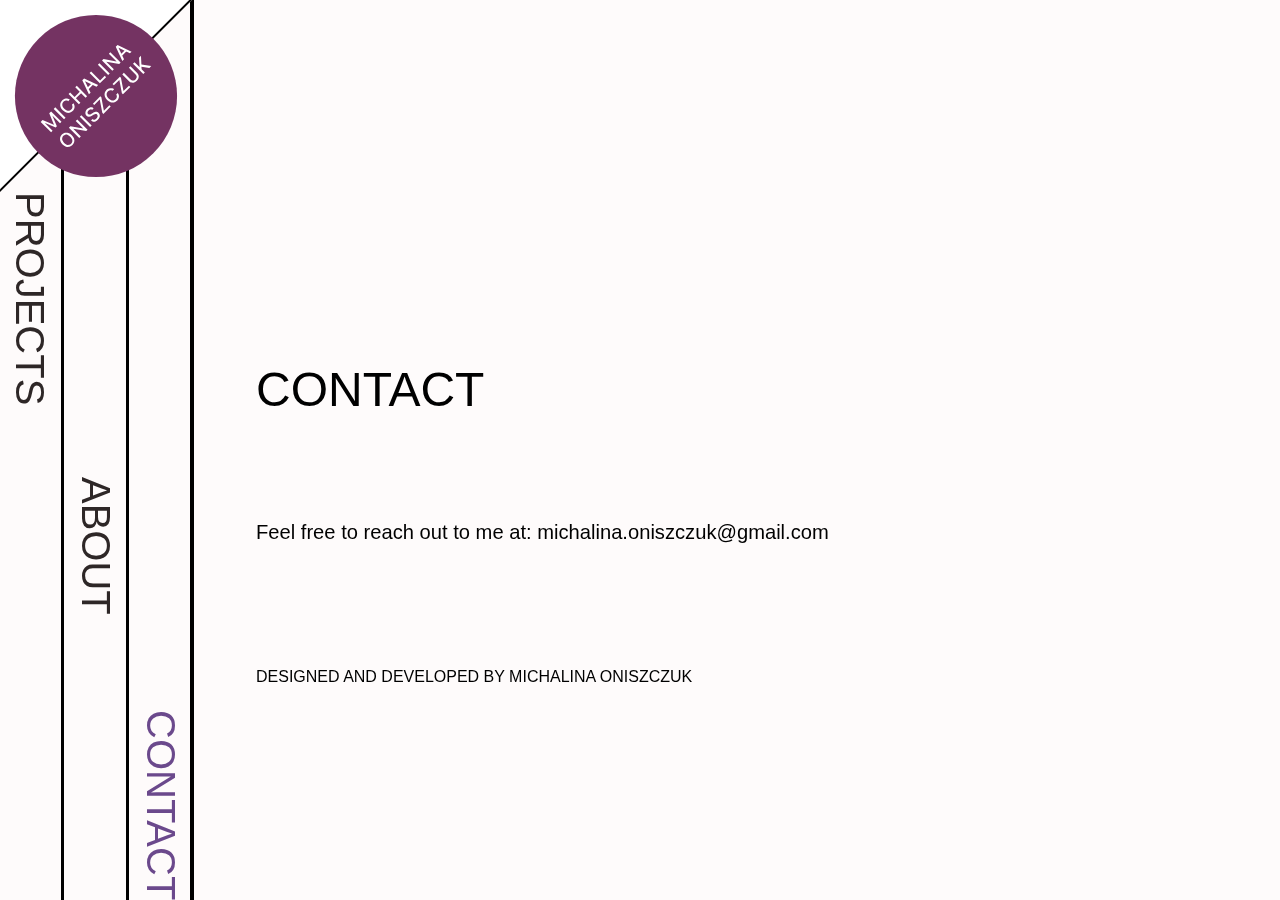
<file: contact.html>
<!DOCTYPE html>
<html lang="en">
  <head>
    <meta charset="UTF-8" />
    <meta http-equiv="X-UA-Compatible" content="IE=edge" />
    <meta name="viewport" content="width=device-width, initial-scale=1.0" />
    <title>Portfolio</title>
    <link rel="stylesheet" href="style.css" />
  </head>
  <body>
    <div id="background_lines">
      <div class="line"></div>
      <div class="line"></div>
      <div class="line"></div>
    </div>
    <header>
      <a href="index.html" id="logo-link"
        ><?xml version="1.0" encoding="utf-8"?>
        <!-- Generator: Adobe Illustrator 26.3.1, SVG Export Plug-In . SVG Version: 6.00 Build 0)  -->
        <svg version="1.1" id="Warstwa_1" xmlns="http://www.w3.org/2000/svg" xmlns:xlink="http://www.w3.org/1999/xlink" x="0px" y="0px" viewBox="0 0 287 287" style="enable-background: new 0 0 287 287" xml:space="preserve">
          <style type="text/css">
            .st0 {
              fill: #ffffff;
            }
            .st1 {
              fill: #743362;
            }
          </style>
          <polygon class="st0" points="287,0 0,287 0,0 " stroke-width="2" />
          <g>
            <polygon points="287,0 0,287 0,282.8 282.8,0 	" />
          </g>

          <circle class="st1" cx="143.5" cy="143.5" r="121.2" />

          <path
            id="logo_txt"
            class="st0"
            d="M60.8,182.2l2.8-2.8l16.9,7.1l0.2-0.2l-7.1-16.9l2.8-2.8L91.9,182l-2.2,2.2L78.5,173l-0.1,0.1l6.6,15.7
          l-1.8,1.8l-15.7-6.6l-0.1,0.1l11.2,11.2l-2.2,2.2L60.8,182.2z M82.6,160.4L98,175.9l-2.3,2.3l-15.4-15.4L82.6,160.4z M104.3,148.8
          l-2.3,2.4c-0.6-0.4-1.2-0.7-1.8-0.8c-0.6-0.1-1.3-0.2-1.9-0.1c-0.6,0.1-1.2,0.3-1.8,0.6c-0.6,0.3-1.1,0.7-1.6,1.2
          c-0.9,0.9-1.5,1.9-1.7,3.1c-0.3,1.1-0.1,2.4,0.3,3.6c0.5,1.3,1.3,2.5,2.6,3.8c1.3,1.3,2.5,2.1,3.8,2.6c1.3,0.5,2.5,0.6,3.6,0.3
          c1.1-0.3,2.2-0.8,3-1.7c0.5-0.5,0.9-1,1.2-1.6c0.3-0.6,0.5-1.2,0.6-1.8c0.1-0.6,0.1-1.2-0.1-1.9c-0.1-0.6-0.4-1.2-0.8-1.8l2.4-2.3
          c0.6,0.9,1.1,1.8,1.4,2.8c0.3,1,0.4,2,0.3,3c-0.1,1-0.4,2-0.9,3c-0.5,1-1.1,1.9-2,2.7c-1.3,1.3-2.8,2.2-4.5,2.6
          c-1.7,0.4-3.4,0.3-5.2-0.3c-1.8-0.6-3.5-1.7-5.1-3.3c-1.6-1.6-2.8-3.4-3.3-5.1c-0.6-1.8-0.7-3.5-0.3-5.2c0.4-1.7,1.3-3.2,2.6-4.5
          c0.8-0.8,1.7-1.5,2.6-1.9c0.9-0.5,1.9-0.8,2.9-0.9c1-0.1,2,0,3.1,0.2C102.3,147.6,103.3,148.1,104.3,148.8z M117.9,156l-15.4-15.4
          l2.3-2.3l6.7,6.7l7.7-7.7l-6.7-6.7l2.3-2.3l15.4,15.4l-2.3,2.3l-6.7-6.7l-7.7,7.7l6.7,6.7L117.9,156z M135.4,138.5l-2.5,2.5l-9.9-21
          l2.7-2.7l21,9.9l-2.5,2.5l-17-8.3l-0.1,0.1L135.4,138.5z M129.7,132.1l8-8l2,2l-8,8L129.7,132.1z M149.3,124.6l-15.4-15.4l2.3-2.3
          l13.4,13.4l7-7l2,2L149.3,124.6z M148.6,94.4l15.4,15.4l-2.3,2.3l-15.4-15.4L148.6,94.4z M164.9,78.2l15.4,15.4l-2.1,2.1L159,92.2
          l-0.1,0.1l11.3,11.3l-2.3,2.3l-15.4-15.4l2.2-2.2l19.2,3.5l0.1-0.1l-11.3-11.3L164.9,78.2z M185.4,88.5l-2.5,2.5l-9.9-21l2.7-2.7
          l21,9.9l-2.5,2.5l-17-8.3l-0.1,0.1L185.4,88.5z M179.8,82l8-8l2,2l-8,8L179.8,82z M107.4,202c1.6,1.6,2.8,3.4,3.3,5.2
          c0.6,1.8,0.7,3.5,0.2,5.2c-0.4,1.7-1.3,3.2-2.6,4.5c-1.3,1.3-2.8,2.2-4.5,2.6c-1.7,0.4-3.4,0.3-5.2-0.3c-1.8-0.6-3.5-1.7-5.1-3.3
          c-1.6-1.6-2.8-3.4-3.3-5.1c-0.6-1.8-0.7-3.5-0.3-5.2c0.4-1.7,1.3-3.2,2.6-4.5c1.3-1.3,2.8-2.2,4.5-2.6c1.7-0.4,3.4-0.3,5.2,0.2
          C104,199.2,105.7,200.3,107.4,202z M105.1,204.3c-1.3-1.3-2.5-2.1-3.8-2.6c-1.3-0.5-2.5-0.6-3.6-0.3c-1.1,0.3-2.2,0.8-3,1.7
          c-0.9,0.9-1.5,1.9-1.7,3.1c-0.3,1.1-0.2,2.3,0.3,3.6c0.5,1.3,1.3,2.5,2.6,3.8c1.3,1.3,2.5,2.1,3.8,2.6c1.3,0.5,2.5,0.6,3.6,0.3
          c1.1-0.3,2.2-0.8,3-1.7c0.9-0.9,1.5-1.9,1.7-3c0.3-1.2,0.2-2.4-0.3-3.6C107.2,206.8,106.3,205.5,105.1,204.3z M115.5,178.5
          l15.4,15.4l-2.1,2.1l-19.2-3.5l-0.1,0.1l11.3,11.3l-2.3,2.3L103,190.9l2.2-2.2l19.2,3.5l0.1-0.1l-11.3-11.3L115.5,178.5z
           M121.6,172.3l15.4,15.4l-2.3,2.3l-15.4-15.4L121.6,172.3z M137.9,164.2c-0.8-0.6-1.7-0.9-2.7-0.7c-1,0.2-1.9,0.7-2.8,1.6
          c-0.6,0.6-1.1,1.3-1.3,1.9c-0.3,0.7-0.4,1.3-0.3,1.9c0.1,0.6,0.4,1.1,0.8,1.5c0.4,0.4,0.8,0.6,1.2,0.7c0.4,0.1,0.9,0.1,1.4,0
          c0.5-0.1,0.9-0.3,1.4-0.5c0.4-0.2,0.9-0.4,1.2-0.7l1.9-1.1c0.6-0.4,1.3-0.7,2-1c0.7-0.3,1.5-0.5,2.3-0.6c0.8-0.1,1.6,0,2.3,0.2
          c0.8,0.2,1.5,0.7,2.2,1.4c0.9,0.9,1.4,1.9,1.6,3c0.2,1.1,0.1,2.3-0.3,3.6c-0.5,1.2-1.3,2.5-2.5,3.7c-1.2,1.2-2.3,2-3.5,2.4
          c-1.2,0.5-2.4,0.6-3.5,0.4c-1.2-0.2-2.2-0.7-3.2-1.6l2.3-2.3c0.6,0.5,1.2,0.8,1.9,0.9c0.7,0,1.4-0.1,2-0.4c0.7-0.3,1.3-0.8,1.9-1.4
          c0.7-0.7,1.1-1.3,1.4-2.1c0.3-0.7,0.4-1.4,0.3-2.1c-0.1-0.7-0.4-1.3-0.9-1.8c-0.5-0.5-1-0.7-1.5-0.7c-0.5,0-1.1,0.1-1.8,0.3
          c-0.6,0.2-1.3,0.6-2,1l-2.3,1.3c-1.6,0.9-3,1.4-4.4,1.5c-1.4,0.1-2.6-0.4-3.7-1.5c-0.9-0.9-1.4-1.9-1.6-3.1c-0.2-1.1,0-2.3,0.4-3.5
          c0.5-1.2,1.2-2.3,2.2-3.3c1-1,2.1-1.8,3.3-2.2c1.2-0.4,2.3-0.6,3.4-0.4c1.1,0.2,2.1,0.7,2.9,1.5L137.9,164.2z M154.5,170.3l-1.6-1.6
          l-3.8-20l-8.2,8.2l-2-2l11-11l1.6,1.6l3.8,20l8.2-8.2l2,2L154.5,170.3z M170.6,133.4l-2.3,2.4c-0.6-0.4-1.2-0.7-1.8-0.8
          c-0.6-0.1-1.3-0.2-1.9-0.1c-0.6,0.1-1.2,0.3-1.8,0.6c-0.6,0.3-1.1,0.7-1.6,1.2c-0.9,0.9-1.5,1.9-1.7,3.1c-0.3,1.1-0.1,2.4,0.3,3.6
          c0.5,1.3,1.3,2.5,2.6,3.8c1.3,1.3,2.5,2.1,3.8,2.6c1.3,0.5,2.5,0.6,3.6,0.3c1.1-0.3,2.2-0.8,3-1.7c0.5-0.5,0.9-1,1.2-1.6
          c0.3-0.6,0.5-1.2,0.6-1.8c0.1-0.6,0.1-1.2-0.1-1.9c-0.1-0.6-0.4-1.2-0.8-1.8l2.4-2.3c0.6,0.9,1.1,1.8,1.4,2.8c0.3,1,0.4,2,0.3,3
          c-0.1,1-0.4,2-0.9,3c-0.5,1-1.1,1.9-2,2.7c-1.3,1.3-2.8,2.2-4.5,2.6c-1.7,0.4-3.4,0.3-5.2-0.3c-1.8-0.6-3.5-1.7-5.1-3.3
          c-1.6-1.6-2.8-3.4-3.3-5.1c-0.6-1.8-0.7-3.5-0.3-5.2c0.4-1.7,1.3-3.2,2.6-4.5c0.8-0.8,1.7-1.5,2.6-1.9c0.9-0.5,1.9-0.8,2.9-0.9
          c1-0.1,2,0,3.1,0.2C168.6,132.2,169.6,132.7,170.6,133.4z M183.8,141l-1.6-1.6l-3.8-20l-8.2,8.2l-2-2l11-11l1.6,1.6l3.8,20l8.2-8.2
          l2,2L183.8,141z M192.7,101.3L195,99l10.1,10.1c1.1,1.1,1.8,2.3,2.1,3.6c0.3,1.3,0.3,2.7-0.2,4.1c-0.4,1.4-1.3,2.7-2.5,3.9
          c-1.2,1.2-2.5,2.1-3.9,2.5c-1.4,0.4-2.8,0.5-4.1,0.2c-1.3-0.3-2.6-1-3.6-2.1l-10.1-10.1l2.3-2.3l10,10c0.7,0.7,1.5,1.2,2.3,1.4
          c0.9,0.2,1.7,0.2,2.6,0c0.9-0.3,1.7-0.8,2.5-1.6c0.8-0.8,1.3-1.6,1.6-2.5c0.3-0.9,0.3-1.7,0-2.6c-0.2-0.8-0.7-1.6-1.4-2.3
          L192.7,101.3z M214.2,110.6l-15.4-15.4l2.3-2.3l7.4,7.4l0.2-0.2l-0.9-13.8l2.9-2.9l0.7,13.2l14.7,2.2l-2.8,2.8l-11.9-1.9l0.3,3.9
          l4.8,4.8L214.2,110.6z"
          /></svg
      ></a>
      <nav>
        <div class="a_container"><a href="index.html" class="text-link">Projects</a></div>
        <div class="a_container"><a href="about.html" class="text-link">About</a></div>
        <div class="a_container"><a href="contact.html" class="text-link" id="contact-tag-on-contact-page">Contact</a></div>
      </nav>
    </header>
    <div class="layout">
    <main>
      <h1>Contact</h1>
      <p>Feel free to reach out to me at: michalina.oniszczuk@gmail.com</p>
    </main>
    <footer>Designed and developed by Michalina Oniszczuk</footer>
  </div>
    <script src="script.js"></script>
  </body>
</html>
</file>
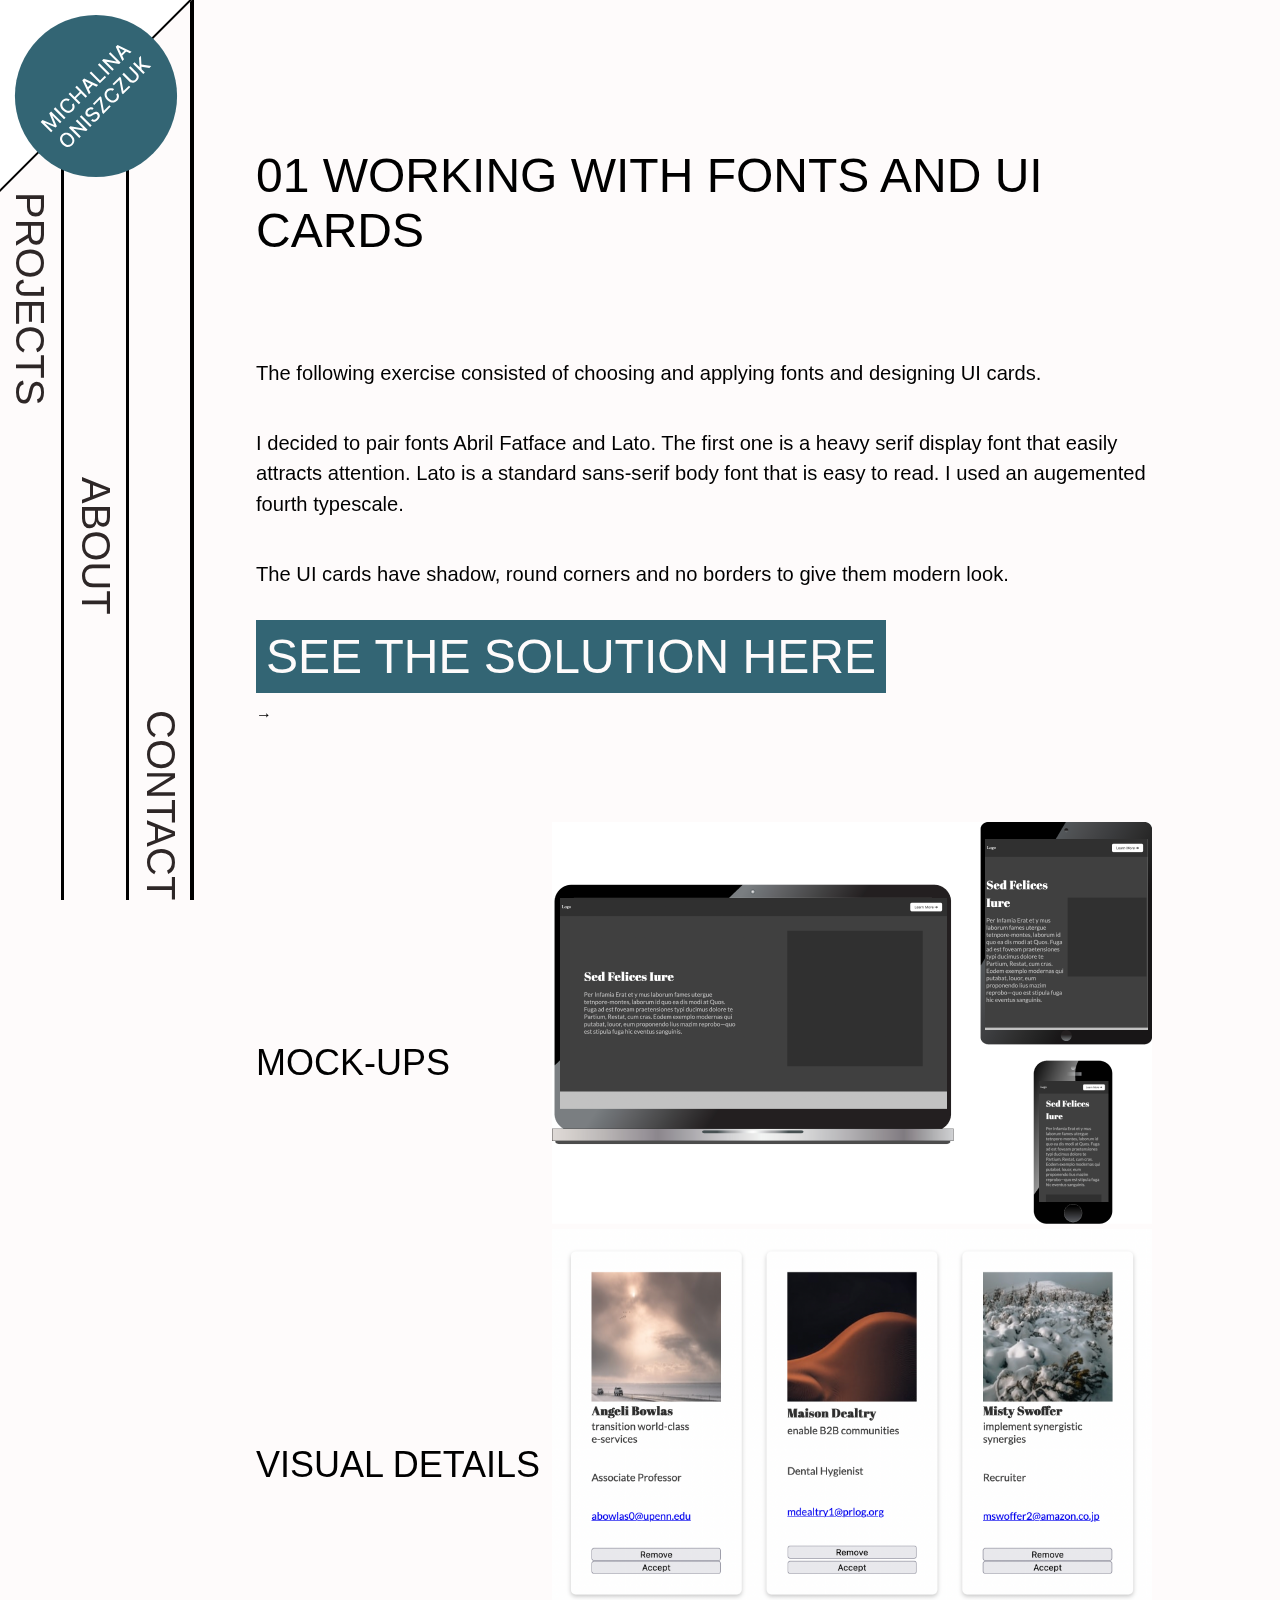
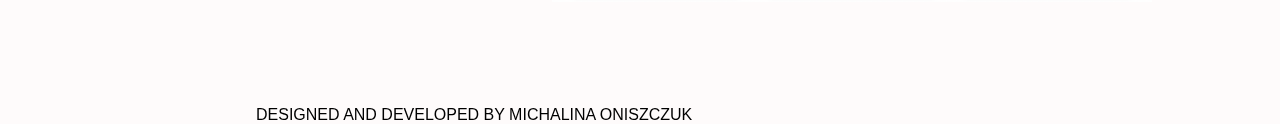
<file: fonts.html>
<!DOCTYPE html>
<html lang="en">
  <head>
    <meta charset="UTF-8" />
    <meta http-equiv="X-UA-Compatible" content="IE=edge" />
    <meta name="viewport" content="width=device-width, initial-scale=1.0" />
    <title>Portfolio</title>
    <link rel="stylesheet" href="style.css" />
  </head>
  <body>
    <div id="background_lines">
      <div class="line"></div>
      <div class="line"></div>
      <div class="line"></div>
    </div>
    <header>
      <a href="index.html" id="logo-link"
        ><?xml version="1.0" encoding="utf-8"?>
        <!-- Generator: Adobe Illustrator 26.3.1, SVG Export Plug-In . SVG Version: 6.00 Build 0)  -->
        <svg version="1.1" id="Warstwa_1" xmlns="http://www.w3.org/2000/svg" xmlns:xlink="http://www.w3.org/1999/xlink" x="0px" y="0px" viewBox="0 0 287 287" style="enable-background: new 0 0 287 287" xml:space="preserve">
          <style type="text/css">
            .st0 {
              fill: #ffffff;
            }
            .st1 {
              fill: #336574;
            }
          </style>
          <polygon class="st0" points="287,0 0,287 0,0 " stroke-width="2" />
          <g>
            <polygon points="287,0 0,287 0,282.8 282.8,0 	" />
          </g>

          <circle class="st1" cx="143.5" cy="143.5" r="121.2" />

          <path
            id="logo_txt"
            class="st0"
            d="M60.8,182.2l2.8-2.8l16.9,7.1l0.2-0.2l-7.1-16.9l2.8-2.8L91.9,182l-2.2,2.2L78.5,173l-0.1,0.1l6.6,15.7
          l-1.8,1.8l-15.7-6.6l-0.1,0.1l11.2,11.2l-2.2,2.2L60.8,182.2z M82.6,160.4L98,175.9l-2.3,2.3l-15.4-15.4L82.6,160.4z M104.3,148.8
          l-2.3,2.4c-0.6-0.4-1.2-0.7-1.8-0.8c-0.6-0.1-1.3-0.2-1.9-0.1c-0.6,0.1-1.2,0.3-1.8,0.6c-0.6,0.3-1.1,0.7-1.6,1.2
          c-0.9,0.9-1.5,1.9-1.7,3.1c-0.3,1.1-0.1,2.4,0.3,3.6c0.5,1.3,1.3,2.5,2.6,3.8c1.3,1.3,2.5,2.1,3.8,2.6c1.3,0.5,2.5,0.6,3.6,0.3
          c1.1-0.3,2.2-0.8,3-1.7c0.5-0.5,0.9-1,1.2-1.6c0.3-0.6,0.5-1.2,0.6-1.8c0.1-0.6,0.1-1.2-0.1-1.9c-0.1-0.6-0.4-1.2-0.8-1.8l2.4-2.3
          c0.6,0.9,1.1,1.8,1.4,2.8c0.3,1,0.4,2,0.3,3c-0.1,1-0.4,2-0.9,3c-0.5,1-1.1,1.9-2,2.7c-1.3,1.3-2.8,2.2-4.5,2.6
          c-1.7,0.4-3.4,0.3-5.2-0.3c-1.8-0.6-3.5-1.7-5.1-3.3c-1.6-1.6-2.8-3.4-3.3-5.1c-0.6-1.8-0.7-3.5-0.3-5.2c0.4-1.7,1.3-3.2,2.6-4.5
          c0.8-0.8,1.7-1.5,2.6-1.9c0.9-0.5,1.9-0.8,2.9-0.9c1-0.1,2,0,3.1,0.2C102.3,147.6,103.3,148.1,104.3,148.8z M117.9,156l-15.4-15.4
          l2.3-2.3l6.7,6.7l7.7-7.7l-6.7-6.7l2.3-2.3l15.4,15.4l-2.3,2.3l-6.7-6.7l-7.7,7.7l6.7,6.7L117.9,156z M135.4,138.5l-2.5,2.5l-9.9-21
          l2.7-2.7l21,9.9l-2.5,2.5l-17-8.3l-0.1,0.1L135.4,138.5z M129.7,132.1l8-8l2,2l-8,8L129.7,132.1z M149.3,124.6l-15.4-15.4l2.3-2.3
          l13.4,13.4l7-7l2,2L149.3,124.6z M148.6,94.4l15.4,15.4l-2.3,2.3l-15.4-15.4L148.6,94.4z M164.9,78.2l15.4,15.4l-2.1,2.1L159,92.2
          l-0.1,0.1l11.3,11.3l-2.3,2.3l-15.4-15.4l2.2-2.2l19.2,3.5l0.1-0.1l-11.3-11.3L164.9,78.2z M185.4,88.5l-2.5,2.5l-9.9-21l2.7-2.7
          l21,9.9l-2.5,2.5l-17-8.3l-0.1,0.1L185.4,88.5z M179.8,82l8-8l2,2l-8,8L179.8,82z M107.4,202c1.6,1.6,2.8,3.4,3.3,5.2
          c0.6,1.8,0.7,3.5,0.2,5.2c-0.4,1.7-1.3,3.2-2.6,4.5c-1.3,1.3-2.8,2.2-4.5,2.6c-1.7,0.4-3.4,0.3-5.2-0.3c-1.8-0.6-3.5-1.7-5.1-3.3
          c-1.6-1.6-2.8-3.4-3.3-5.1c-0.6-1.8-0.7-3.5-0.3-5.2c0.4-1.7,1.3-3.2,2.6-4.5c1.3-1.3,2.8-2.2,4.5-2.6c1.7-0.4,3.4-0.3,5.2,0.2
          C104,199.2,105.7,200.3,107.4,202z M105.1,204.3c-1.3-1.3-2.5-2.1-3.8-2.6c-1.3-0.5-2.5-0.6-3.6-0.3c-1.1,0.3-2.2,0.8-3,1.7
          c-0.9,0.9-1.5,1.9-1.7,3.1c-0.3,1.1-0.2,2.3,0.3,3.6c0.5,1.3,1.3,2.5,2.6,3.8c1.3,1.3,2.5,2.1,3.8,2.6c1.3,0.5,2.5,0.6,3.6,0.3
          c1.1-0.3,2.2-0.8,3-1.7c0.9-0.9,1.5-1.9,1.7-3c0.3-1.2,0.2-2.4-0.3-3.6C107.2,206.8,106.3,205.5,105.1,204.3z M115.5,178.5
          l15.4,15.4l-2.1,2.1l-19.2-3.5l-0.1,0.1l11.3,11.3l-2.3,2.3L103,190.9l2.2-2.2l19.2,3.5l0.1-0.1l-11.3-11.3L115.5,178.5z
           M121.6,172.3l15.4,15.4l-2.3,2.3l-15.4-15.4L121.6,172.3z M137.9,164.2c-0.8-0.6-1.7-0.9-2.7-0.7c-1,0.2-1.9,0.7-2.8,1.6
          c-0.6,0.6-1.1,1.3-1.3,1.9c-0.3,0.7-0.4,1.3-0.3,1.9c0.1,0.6,0.4,1.1,0.8,1.5c0.4,0.4,0.8,0.6,1.2,0.7c0.4,0.1,0.9,0.1,1.4,0
          c0.5-0.1,0.9-0.3,1.4-0.5c0.4-0.2,0.9-0.4,1.2-0.7l1.9-1.1c0.6-0.4,1.3-0.7,2-1c0.7-0.3,1.5-0.5,2.3-0.6c0.8-0.1,1.6,0,2.3,0.2
          c0.8,0.2,1.5,0.7,2.2,1.4c0.9,0.9,1.4,1.9,1.6,3c0.2,1.1,0.1,2.3-0.3,3.6c-0.5,1.2-1.3,2.5-2.5,3.7c-1.2,1.2-2.3,2-3.5,2.4
          c-1.2,0.5-2.4,0.6-3.5,0.4c-1.2-0.2-2.2-0.7-3.2-1.6l2.3-2.3c0.6,0.5,1.2,0.8,1.9,0.9c0.7,0,1.4-0.1,2-0.4c0.7-0.3,1.3-0.8,1.9-1.4
          c0.7-0.7,1.1-1.3,1.4-2.1c0.3-0.7,0.4-1.4,0.3-2.1c-0.1-0.7-0.4-1.3-0.9-1.8c-0.5-0.5-1-0.7-1.5-0.7c-0.5,0-1.1,0.1-1.8,0.3
          c-0.6,0.2-1.3,0.6-2,1l-2.3,1.3c-1.6,0.9-3,1.4-4.4,1.5c-1.4,0.1-2.6-0.4-3.7-1.5c-0.9-0.9-1.4-1.9-1.6-3.1c-0.2-1.1,0-2.3,0.4-3.5
          c0.5-1.2,1.2-2.3,2.2-3.3c1-1,2.1-1.8,3.3-2.2c1.2-0.4,2.3-0.6,3.4-0.4c1.1,0.2,2.1,0.7,2.9,1.5L137.9,164.2z M154.5,170.3l-1.6-1.6
          l-3.8-20l-8.2,8.2l-2-2l11-11l1.6,1.6l3.8,20l8.2-8.2l2,2L154.5,170.3z M170.6,133.4l-2.3,2.4c-0.6-0.4-1.2-0.7-1.8-0.8
          c-0.6-0.1-1.3-0.2-1.9-0.1c-0.6,0.1-1.2,0.3-1.8,0.6c-0.6,0.3-1.1,0.7-1.6,1.2c-0.9,0.9-1.5,1.9-1.7,3.1c-0.3,1.1-0.1,2.4,0.3,3.6
          c0.5,1.3,1.3,2.5,2.6,3.8c1.3,1.3,2.5,2.1,3.8,2.6c1.3,0.5,2.5,0.6,3.6,0.3c1.1-0.3,2.2-0.8,3-1.7c0.5-0.5,0.9-1,1.2-1.6
          c0.3-0.6,0.5-1.2,0.6-1.8c0.1-0.6,0.1-1.2-0.1-1.9c-0.1-0.6-0.4-1.2-0.8-1.8l2.4-2.3c0.6,0.9,1.1,1.8,1.4,2.8c0.3,1,0.4,2,0.3,3
          c-0.1,1-0.4,2-0.9,3c-0.5,1-1.1,1.9-2,2.7c-1.3,1.3-2.8,2.2-4.5,2.6c-1.7,0.4-3.4,0.3-5.2-0.3c-1.8-0.6-3.5-1.7-5.1-3.3
          c-1.6-1.6-2.8-3.4-3.3-5.1c-0.6-1.8-0.7-3.5-0.3-5.2c0.4-1.7,1.3-3.2,2.6-4.5c0.8-0.8,1.7-1.5,2.6-1.9c0.9-0.5,1.9-0.8,2.9-0.9
          c1-0.1,2,0,3.1,0.2C168.6,132.2,169.6,132.7,170.6,133.4z M183.8,141l-1.6-1.6l-3.8-20l-8.2,8.2l-2-2l11-11l1.6,1.6l3.8,20l8.2-8.2
          l2,2L183.8,141z M192.7,101.3L195,99l10.1,10.1c1.1,1.1,1.8,2.3,2.1,3.6c0.3,1.3,0.3,2.7-0.2,4.1c-0.4,1.4-1.3,2.7-2.5,3.9
          c-1.2,1.2-2.5,2.1-3.9,2.5c-1.4,0.4-2.8,0.5-4.1,0.2c-1.3-0.3-2.6-1-3.6-2.1l-10.1-10.1l2.3-2.3l10,10c0.7,0.7,1.5,1.2,2.3,1.4
          c0.9,0.2,1.7,0.2,2.6,0c0.9-0.3,1.7-0.8,2.5-1.6c0.8-0.8,1.3-1.6,1.6-2.5c0.3-0.9,0.3-1.7,0-2.6c-0.2-0.8-0.7-1.6-1.4-2.3
          L192.7,101.3z M214.2,110.6l-15.4-15.4l2.3-2.3l7.4,7.4l0.2-0.2l-0.9-13.8l2.9-2.9l0.7,13.2l14.7,2.2l-2.8,2.8l-11.9-1.9l0.3,3.9
          l4.8,4.8L214.2,110.6z"
          /></svg
      ></a>
      <nav>
        <div class="a_container"><a href="index.html" class="text-link">Projects</a></div>
        <div class="a_container"><a href="about.html" class="text-link">About</a></div>
        <div class="a_container"><a href="contact.html" class="text-link" >Contact</a></div>
      </nav>
    </header>
    <div class="layout">
    <main>
        
        <h1>01 Working with fonts and UI cards</h1>
        <p>The following exercise consisted of choosing and applying fonts and designing UI cards.  </p>
        <p>I decided to pair fonts Abril Fatface and Lato. The first one is a heavy serif display font that easily attracts attention. Lato is a standard sans-serif body font that is easy to read. I used an augemented fourth typescale.</p>
        <p>The UI cards have shadow, round corners and no borders to give them modern look.</p>
        <a class="solution_link" href="https://michalina-ok.github.io/working-with-fonts/">See the solution here</a><div id="arrow">→</div>
        <section class="project_images">
        <h2>Mock-ups</h2>
        <img src="mockups/fonts.png" alt="mockups on a desktop, mobile phone and tablet">
       
        <h2>Visual details</h2>
       
        <img class='details' src="visual_details/fonts_details.png" alt="UI cards">
</section>
</main>
<footer>Designed and developed by Michalina Oniszczuk</footer>
</div>
    <script src="script.js"></script>
  </body>
</html>
</file>
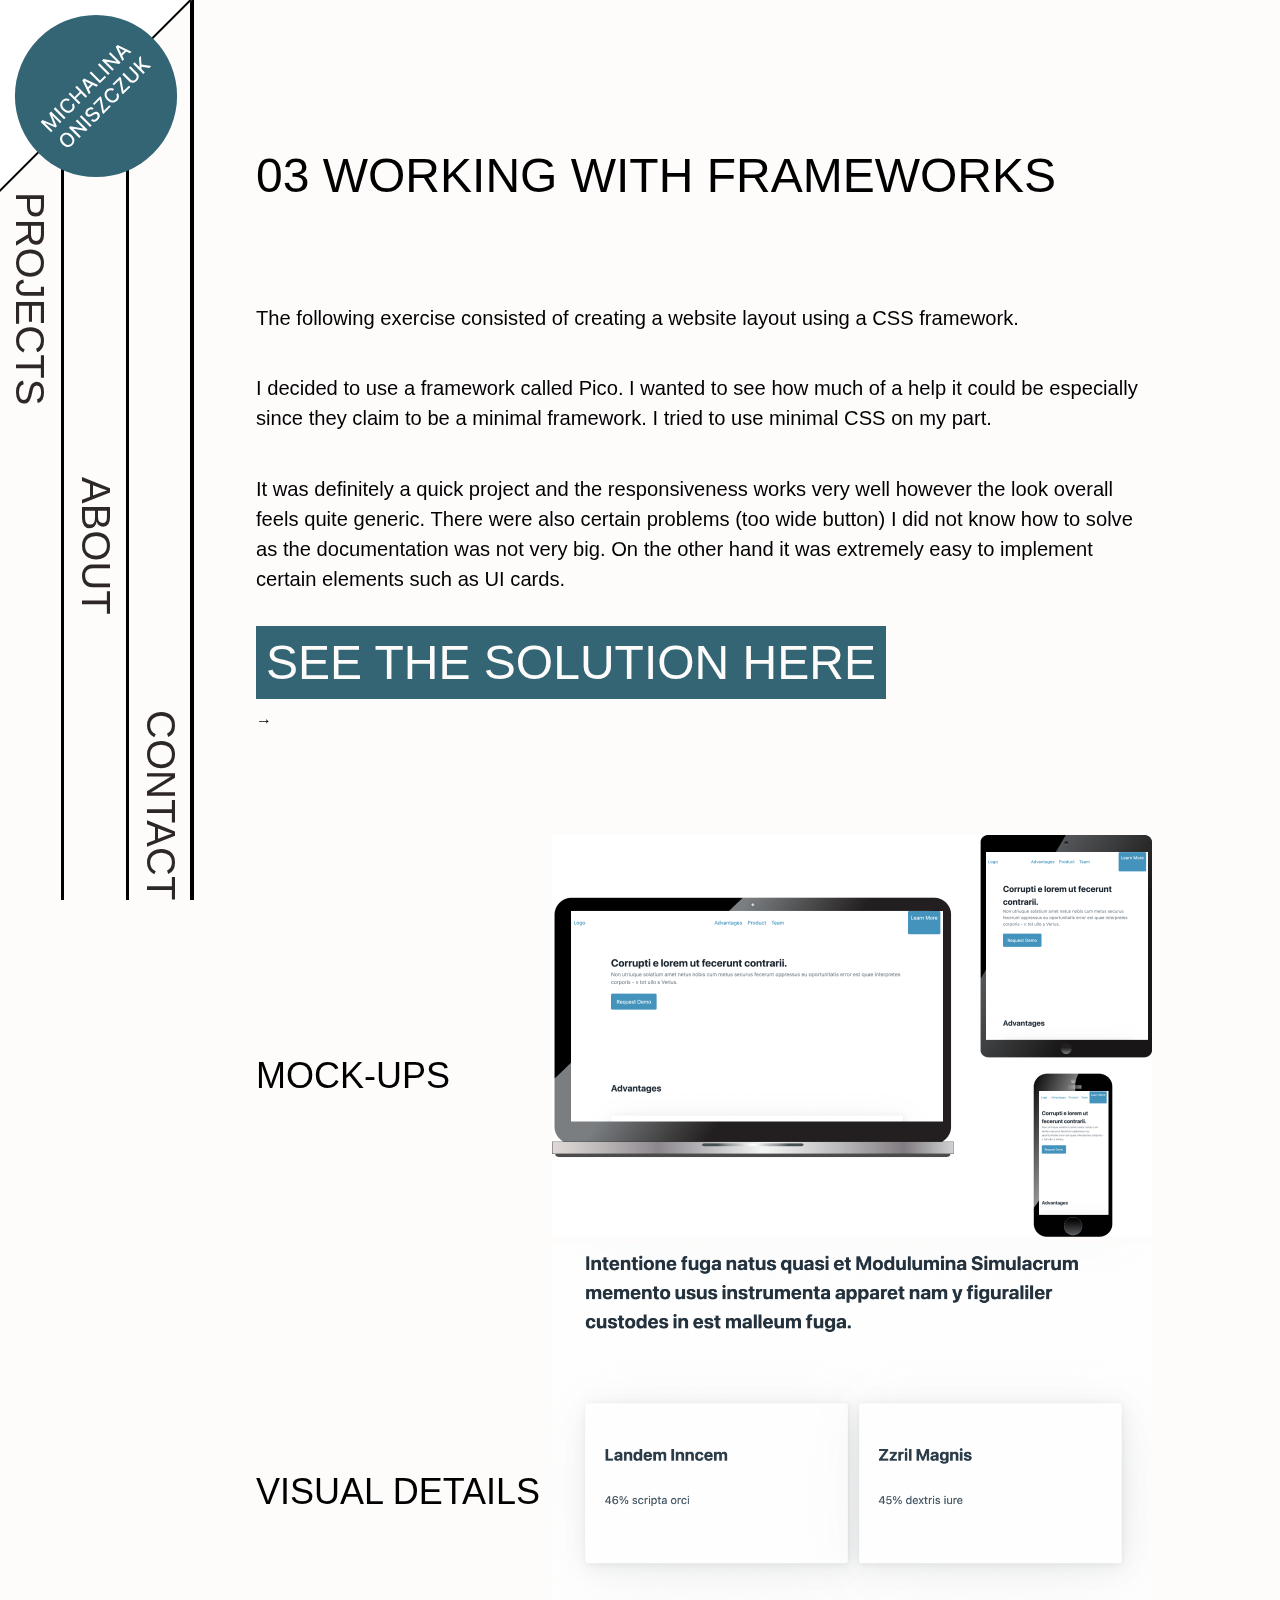
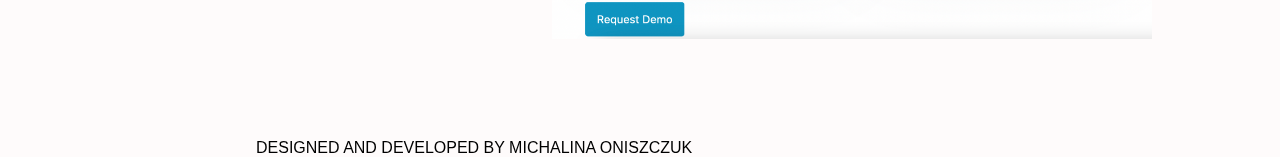
<file: frameworks.html>
<!DOCTYPE html>
<html lang="en">
  <head>
    <meta charset="UTF-8" />
    <meta http-equiv="X-UA-Compatible" content="IE=edge" />
    <meta name="viewport" content="width=device-width, initial-scale=1.0" />
    <title>Portfolio</title>
    <link rel="stylesheet" href="style.css" />
  </head>
  <body>
    <div id="background_lines">
      <div class="line"></div>
      <div class="line"></div>
      <div class="line"></div>
    </div>
    <header>
      <a href="index.html" id="logo-link"
        ><?xml version="1.0" encoding="utf-8"?>
        <!-- Generator: Adobe Illustrator 26.3.1, SVG Export Plug-In . SVG Version: 6.00 Build 0)  -->
        <svg version="1.1" id="Warstwa_1" xmlns="http://www.w3.org/2000/svg" xmlns:xlink="http://www.w3.org/1999/xlink" x="0px" y="0px" viewBox="0 0 287 287" style="enable-background: new 0 0 287 287" xml:space="preserve">
          <style type="text/css">
            .st0 {
              fill: #ffffff;
            }
            .st1 {
              fill: #336574;
            }
          </style>
          <polygon class="st0" points="287,0 0,287 0,0 " stroke-width="2" />
          <g>
            <polygon points="287,0 0,287 0,282.8 282.8,0 	" />
          </g>

          <circle class="st1" cx="143.5" cy="143.5" r="121.2" />

          <path
            id="logo_txt"
            class="st0"
            d="M60.8,182.2l2.8-2.8l16.9,7.1l0.2-0.2l-7.1-16.9l2.8-2.8L91.9,182l-2.2,2.2L78.5,173l-0.1,0.1l6.6,15.7
          l-1.8,1.8l-15.7-6.6l-0.1,0.1l11.2,11.2l-2.2,2.2L60.8,182.2z M82.6,160.4L98,175.9l-2.3,2.3l-15.4-15.4L82.6,160.4z M104.3,148.8
          l-2.3,2.4c-0.6-0.4-1.2-0.7-1.8-0.8c-0.6-0.1-1.3-0.2-1.9-0.1c-0.6,0.1-1.2,0.3-1.8,0.6c-0.6,0.3-1.1,0.7-1.6,1.2
          c-0.9,0.9-1.5,1.9-1.7,3.1c-0.3,1.1-0.1,2.4,0.3,3.6c0.5,1.3,1.3,2.5,2.6,3.8c1.3,1.3,2.5,2.1,3.8,2.6c1.3,0.5,2.5,0.6,3.6,0.3
          c1.1-0.3,2.2-0.8,3-1.7c0.5-0.5,0.9-1,1.2-1.6c0.3-0.6,0.5-1.2,0.6-1.8c0.1-0.6,0.1-1.2-0.1-1.9c-0.1-0.6-0.4-1.2-0.8-1.8l2.4-2.3
          c0.6,0.9,1.1,1.8,1.4,2.8c0.3,1,0.4,2,0.3,3c-0.1,1-0.4,2-0.9,3c-0.5,1-1.1,1.9-2,2.7c-1.3,1.3-2.8,2.2-4.5,2.6
          c-1.7,0.4-3.4,0.3-5.2-0.3c-1.8-0.6-3.5-1.7-5.1-3.3c-1.6-1.6-2.8-3.4-3.3-5.1c-0.6-1.8-0.7-3.5-0.3-5.2c0.4-1.7,1.3-3.2,2.6-4.5
          c0.8-0.8,1.7-1.5,2.6-1.9c0.9-0.5,1.9-0.8,2.9-0.9c1-0.1,2,0,3.1,0.2C102.3,147.6,103.3,148.1,104.3,148.8z M117.9,156l-15.4-15.4
          l2.3-2.3l6.7,6.7l7.7-7.7l-6.7-6.7l2.3-2.3l15.4,15.4l-2.3,2.3l-6.7-6.7l-7.7,7.7l6.7,6.7L117.9,156z M135.4,138.5l-2.5,2.5l-9.9-21
          l2.7-2.7l21,9.9l-2.5,2.5l-17-8.3l-0.1,0.1L135.4,138.5z M129.7,132.1l8-8l2,2l-8,8L129.7,132.1z M149.3,124.6l-15.4-15.4l2.3-2.3
          l13.4,13.4l7-7l2,2L149.3,124.6z M148.6,94.4l15.4,15.4l-2.3,2.3l-15.4-15.4L148.6,94.4z M164.9,78.2l15.4,15.4l-2.1,2.1L159,92.2
          l-0.1,0.1l11.3,11.3l-2.3,2.3l-15.4-15.4l2.2-2.2l19.2,3.5l0.1-0.1l-11.3-11.3L164.9,78.2z M185.4,88.5l-2.5,2.5l-9.9-21l2.7-2.7
          l21,9.9l-2.5,2.5l-17-8.3l-0.1,0.1L185.4,88.5z M179.8,82l8-8l2,2l-8,8L179.8,82z M107.4,202c1.6,1.6,2.8,3.4,3.3,5.2
          c0.6,1.8,0.7,3.5,0.2,5.2c-0.4,1.7-1.3,3.2-2.6,4.5c-1.3,1.3-2.8,2.2-4.5,2.6c-1.7,0.4-3.4,0.3-5.2-0.3c-1.8-0.6-3.5-1.7-5.1-3.3
          c-1.6-1.6-2.8-3.4-3.3-5.1c-0.6-1.8-0.7-3.5-0.3-5.2c0.4-1.7,1.3-3.2,2.6-4.5c1.3-1.3,2.8-2.2,4.5-2.6c1.7-0.4,3.4-0.3,5.2,0.2
          C104,199.2,105.7,200.3,107.4,202z M105.1,204.3c-1.3-1.3-2.5-2.1-3.8-2.6c-1.3-0.5-2.5-0.6-3.6-0.3c-1.1,0.3-2.2,0.8-3,1.7
          c-0.9,0.9-1.5,1.9-1.7,3.1c-0.3,1.1-0.2,2.3,0.3,3.6c0.5,1.3,1.3,2.5,2.6,3.8c1.3,1.3,2.5,2.1,3.8,2.6c1.3,0.5,2.5,0.6,3.6,0.3
          c1.1-0.3,2.2-0.8,3-1.7c0.9-0.9,1.5-1.9,1.7-3c0.3-1.2,0.2-2.4-0.3-3.6C107.2,206.8,106.3,205.5,105.1,204.3z M115.5,178.5
          l15.4,15.4l-2.1,2.1l-19.2-3.5l-0.1,0.1l11.3,11.3l-2.3,2.3L103,190.9l2.2-2.2l19.2,3.5l0.1-0.1l-11.3-11.3L115.5,178.5z
           M121.6,172.3l15.4,15.4l-2.3,2.3l-15.4-15.4L121.6,172.3z M137.9,164.2c-0.8-0.6-1.7-0.9-2.7-0.7c-1,0.2-1.9,0.7-2.8,1.6
          c-0.6,0.6-1.1,1.3-1.3,1.9c-0.3,0.7-0.4,1.3-0.3,1.9c0.1,0.6,0.4,1.1,0.8,1.5c0.4,0.4,0.8,0.6,1.2,0.7c0.4,0.1,0.9,0.1,1.4,0
          c0.5-0.1,0.9-0.3,1.4-0.5c0.4-0.2,0.9-0.4,1.2-0.7l1.9-1.1c0.6-0.4,1.3-0.7,2-1c0.7-0.3,1.5-0.5,2.3-0.6c0.8-0.1,1.6,0,2.3,0.2
          c0.8,0.2,1.5,0.7,2.2,1.4c0.9,0.9,1.4,1.9,1.6,3c0.2,1.1,0.1,2.3-0.3,3.6c-0.5,1.2-1.3,2.5-2.5,3.7c-1.2,1.2-2.3,2-3.5,2.4
          c-1.2,0.5-2.4,0.6-3.5,0.4c-1.2-0.2-2.2-0.7-3.2-1.6l2.3-2.3c0.6,0.5,1.2,0.8,1.9,0.9c0.7,0,1.4-0.1,2-0.4c0.7-0.3,1.3-0.8,1.9-1.4
          c0.7-0.7,1.1-1.3,1.4-2.1c0.3-0.7,0.4-1.4,0.3-2.1c-0.1-0.7-0.4-1.3-0.9-1.8c-0.5-0.5-1-0.7-1.5-0.7c-0.5,0-1.1,0.1-1.8,0.3
          c-0.6,0.2-1.3,0.6-2,1l-2.3,1.3c-1.6,0.9-3,1.4-4.4,1.5c-1.4,0.1-2.6-0.4-3.7-1.5c-0.9-0.9-1.4-1.9-1.6-3.1c-0.2-1.1,0-2.3,0.4-3.5
          c0.5-1.2,1.2-2.3,2.2-3.3c1-1,2.1-1.8,3.3-2.2c1.2-0.4,2.3-0.6,3.4-0.4c1.1,0.2,2.1,0.7,2.9,1.5L137.9,164.2z M154.5,170.3l-1.6-1.6
          l-3.8-20l-8.2,8.2l-2-2l11-11l1.6,1.6l3.8,20l8.2-8.2l2,2L154.5,170.3z M170.6,133.4l-2.3,2.4c-0.6-0.4-1.2-0.7-1.8-0.8
          c-0.6-0.1-1.3-0.2-1.9-0.1c-0.6,0.1-1.2,0.3-1.8,0.6c-0.6,0.3-1.1,0.7-1.6,1.2c-0.9,0.9-1.5,1.9-1.7,3.1c-0.3,1.1-0.1,2.4,0.3,3.6
          c0.5,1.3,1.3,2.5,2.6,3.8c1.3,1.3,2.5,2.1,3.8,2.6c1.3,0.5,2.5,0.6,3.6,0.3c1.1-0.3,2.2-0.8,3-1.7c0.5-0.5,0.9-1,1.2-1.6
          c0.3-0.6,0.5-1.2,0.6-1.8c0.1-0.6,0.1-1.2-0.1-1.9c-0.1-0.6-0.4-1.2-0.8-1.8l2.4-2.3c0.6,0.9,1.1,1.8,1.4,2.8c0.3,1,0.4,2,0.3,3
          c-0.1,1-0.4,2-0.9,3c-0.5,1-1.1,1.9-2,2.7c-1.3,1.3-2.8,2.2-4.5,2.6c-1.7,0.4-3.4,0.3-5.2-0.3c-1.8-0.6-3.5-1.7-5.1-3.3
          c-1.6-1.6-2.8-3.4-3.3-5.1c-0.6-1.8-0.7-3.5-0.3-5.2c0.4-1.7,1.3-3.2,2.6-4.5c0.8-0.8,1.7-1.5,2.6-1.9c0.9-0.5,1.9-0.8,2.9-0.9
          c1-0.1,2,0,3.1,0.2C168.6,132.2,169.6,132.7,170.6,133.4z M183.8,141l-1.6-1.6l-3.8-20l-8.2,8.2l-2-2l11-11l1.6,1.6l3.8,20l8.2-8.2
          l2,2L183.8,141z M192.7,101.3L195,99l10.1,10.1c1.1,1.1,1.8,2.3,2.1,3.6c0.3,1.3,0.3,2.7-0.2,4.1c-0.4,1.4-1.3,2.7-2.5,3.9
          c-1.2,1.2-2.5,2.1-3.9,2.5c-1.4,0.4-2.8,0.5-4.1,0.2c-1.3-0.3-2.6-1-3.6-2.1l-10.1-10.1l2.3-2.3l10,10c0.7,0.7,1.5,1.2,2.3,1.4
          c0.9,0.2,1.7,0.2,2.6,0c0.9-0.3,1.7-0.8,2.5-1.6c0.8-0.8,1.3-1.6,1.6-2.5c0.3-0.9,0.3-1.7,0-2.6c-0.2-0.8-0.7-1.6-1.4-2.3
          L192.7,101.3z M214.2,110.6l-15.4-15.4l2.3-2.3l7.4,7.4l0.2-0.2l-0.9-13.8l2.9-2.9l0.7,13.2l14.7,2.2l-2.8,2.8l-11.9-1.9l0.3,3.9
          l4.8,4.8L214.2,110.6z"
          /></svg
      ></a>
      <nav>
        <div class="a_container"><a href="index.html" class="text-link">Projects</a></div>
        <div class="a_container"><a href="about.html" class="text-link">About</a></div>
        <div class="a_container"><a href="contact.html" class="text-link" >Contact</a></div>
      </nav>
    </header>
    <div class="layout">
    <main>
        
        <h1>03 Working with frameworks</h1>
        <p>The following exercise consisted of creating a website layout using a CSS framework.</p>
        <p>I decided to use a framework called Pico. I wanted to see how much of a help it could be especially since they claim to be a minimal framework. I tried to use minimal CSS on my part.</p>
        <p>It was definitely a quick project and the responsiveness works very well however the look overall feels quite generic. There were also certain problems (too wide button) I did not know how to solve as the documentation was not very big. On the other hand it was extremely easy to implement certain elements such as UI cards.</p>
        <a class="solution_link" href="https://michalina-ok.github.io/working-with-frameworks/">See the solution here</a><div id="arrow">→</div>
        <section class="project_images">
        <h2>Mock-ups</h2>
        <img src="mockups/frameworks.png" alt="mockups on a desktop, mobile phone and tablet">
       
        <h2>Visual details</h2>
       
        <img class='details' src="visual_details/frameworks_details.png" alt="mock-up of a website showing UI cards">
</section>
</main>
<footer>Designed and developed by Michalina Oniszczuk</footer>
</div>
    <script src="script.js"></script>
  </body>
</html>
</file>
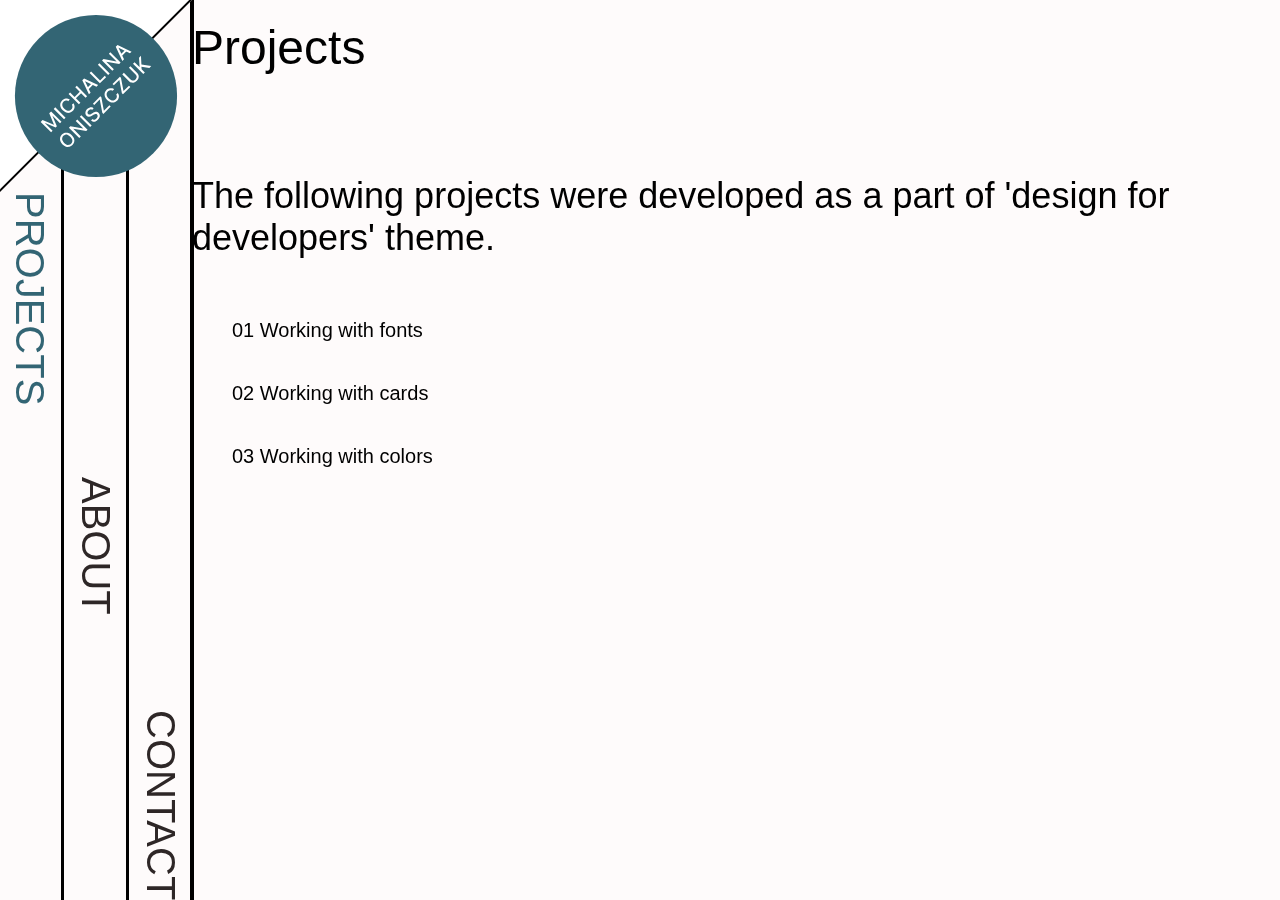
<file: projects.html>
<!DOCTYPE html>
<html lang="en">
  <head>
    <meta charset="UTF-8" />
    <meta http-equiv="X-UA-Compatible" content="IE=edge" />
    <meta name="viewport" content="width=device-width, initial-scale=1.0" />
    <title>Portfolio</title>
    <link rel="stylesheet" href="style.css" />
  </head>
  <body>
    <div id="background_lines">
      <div class="line"></div>
      <div class="line"></div>
      <div class="line"></div>
    </div>
    <header>
      <a href="index.html" id="logo-link"
        ><?xml version="1.0" encoding="utf-8"?>
        <!-- Generator: Adobe Illustrator 26.3.1, SVG Export Plug-In . SVG Version: 6.00 Build 0)  -->
        <svg version="1.1" id="Warstwa_1" xmlns="http://www.w3.org/2000/svg" xmlns:xlink="http://www.w3.org/1999/xlink" x="0px" y="0px" viewBox="0 0 287 287" style="enable-background: new 0 0 287 287" xml:space="preserve">
          <style type="text/css">
            .st0 {
              fill: #ffffff;
            }
            .st1 {
              fill: #336574;
            }
          </style>
          <polygon class="st0" points="287,0 0,287 0,0 " stroke-width="2" />
          <g>
            <polygon points="287,0 0,287 0,282.8 282.8,0 	" />
          </g>

          <circle class="st1" cx="143.5" cy="143.5" r="121.2" />

          <path
            id="logo_txt"
            class="st0"
            d="M60.8,182.2l2.8-2.8l16.9,7.1l0.2-0.2l-7.1-16.9l2.8-2.8L91.9,182l-2.2,2.2L78.5,173l-0.1,0.1l6.6,15.7
          l-1.8,1.8l-15.7-6.6l-0.1,0.1l11.2,11.2l-2.2,2.2L60.8,182.2z M82.6,160.4L98,175.9l-2.3,2.3l-15.4-15.4L82.6,160.4z M104.3,148.8
          l-2.3,2.4c-0.6-0.4-1.2-0.7-1.8-0.8c-0.6-0.1-1.3-0.2-1.9-0.1c-0.6,0.1-1.2,0.3-1.8,0.6c-0.6,0.3-1.1,0.7-1.6,1.2
          c-0.9,0.9-1.5,1.9-1.7,3.1c-0.3,1.1-0.1,2.4,0.3,3.6c0.5,1.3,1.3,2.5,2.6,3.8c1.3,1.3,2.5,2.1,3.8,2.6c1.3,0.5,2.5,0.6,3.6,0.3
          c1.1-0.3,2.2-0.8,3-1.7c0.5-0.5,0.9-1,1.2-1.6c0.3-0.6,0.5-1.2,0.6-1.8c0.1-0.6,0.1-1.2-0.1-1.9c-0.1-0.6-0.4-1.2-0.8-1.8l2.4-2.3
          c0.6,0.9,1.1,1.8,1.4,2.8c0.3,1,0.4,2,0.3,3c-0.1,1-0.4,2-0.9,3c-0.5,1-1.1,1.9-2,2.7c-1.3,1.3-2.8,2.2-4.5,2.6
          c-1.7,0.4-3.4,0.3-5.2-0.3c-1.8-0.6-3.5-1.7-5.1-3.3c-1.6-1.6-2.8-3.4-3.3-5.1c-0.6-1.8-0.7-3.5-0.3-5.2c0.4-1.7,1.3-3.2,2.6-4.5
          c0.8-0.8,1.7-1.5,2.6-1.9c0.9-0.5,1.9-0.8,2.9-0.9c1-0.1,2,0,3.1,0.2C102.3,147.6,103.3,148.1,104.3,148.8z M117.9,156l-15.4-15.4
          l2.3-2.3l6.7,6.7l7.7-7.7l-6.7-6.7l2.3-2.3l15.4,15.4l-2.3,2.3l-6.7-6.7l-7.7,7.7l6.7,6.7L117.9,156z M135.4,138.5l-2.5,2.5l-9.9-21
          l2.7-2.7l21,9.9l-2.5,2.5l-17-8.3l-0.1,0.1L135.4,138.5z M129.7,132.1l8-8l2,2l-8,8L129.7,132.1z M149.3,124.6l-15.4-15.4l2.3-2.3
          l13.4,13.4l7-7l2,2L149.3,124.6z M148.6,94.4l15.4,15.4l-2.3,2.3l-15.4-15.4L148.6,94.4z M164.9,78.2l15.4,15.4l-2.1,2.1L159,92.2
          l-0.1,0.1l11.3,11.3l-2.3,2.3l-15.4-15.4l2.2-2.2l19.2,3.5l0.1-0.1l-11.3-11.3L164.9,78.2z M185.4,88.5l-2.5,2.5l-9.9-21l2.7-2.7
          l21,9.9l-2.5,2.5l-17-8.3l-0.1,0.1L185.4,88.5z M179.8,82l8-8l2,2l-8,8L179.8,82z M107.4,202c1.6,1.6,2.8,3.4,3.3,5.2
          c0.6,1.8,0.7,3.5,0.2,5.2c-0.4,1.7-1.3,3.2-2.6,4.5c-1.3,1.3-2.8,2.2-4.5,2.6c-1.7,0.4-3.4,0.3-5.2-0.3c-1.8-0.6-3.5-1.7-5.1-3.3
          c-1.6-1.6-2.8-3.4-3.3-5.1c-0.6-1.8-0.7-3.5-0.3-5.2c0.4-1.7,1.3-3.2,2.6-4.5c1.3-1.3,2.8-2.2,4.5-2.6c1.7-0.4,3.4-0.3,5.2,0.2
          C104,199.2,105.7,200.3,107.4,202z M105.1,204.3c-1.3-1.3-2.5-2.1-3.8-2.6c-1.3-0.5-2.5-0.6-3.6-0.3c-1.1,0.3-2.2,0.8-3,1.7
          c-0.9,0.9-1.5,1.9-1.7,3.1c-0.3,1.1-0.2,2.3,0.3,3.6c0.5,1.3,1.3,2.5,2.6,3.8c1.3,1.3,2.5,2.1,3.8,2.6c1.3,0.5,2.5,0.6,3.6,0.3
          c1.1-0.3,2.2-0.8,3-1.7c0.9-0.9,1.5-1.9,1.7-3c0.3-1.2,0.2-2.4-0.3-3.6C107.2,206.8,106.3,205.5,105.1,204.3z M115.5,178.5
          l15.4,15.4l-2.1,2.1l-19.2-3.5l-0.1,0.1l11.3,11.3l-2.3,2.3L103,190.9l2.2-2.2l19.2,3.5l0.1-0.1l-11.3-11.3L115.5,178.5z
           M121.6,172.3l15.4,15.4l-2.3,2.3l-15.4-15.4L121.6,172.3z M137.9,164.2c-0.8-0.6-1.7-0.9-2.7-0.7c-1,0.2-1.9,0.7-2.8,1.6
          c-0.6,0.6-1.1,1.3-1.3,1.9c-0.3,0.7-0.4,1.3-0.3,1.9c0.1,0.6,0.4,1.1,0.8,1.5c0.4,0.4,0.8,0.6,1.2,0.7c0.4,0.1,0.9,0.1,1.4,0
          c0.5-0.1,0.9-0.3,1.4-0.5c0.4-0.2,0.9-0.4,1.2-0.7l1.9-1.1c0.6-0.4,1.3-0.7,2-1c0.7-0.3,1.5-0.5,2.3-0.6c0.8-0.1,1.6,0,2.3,0.2
          c0.8,0.2,1.5,0.7,2.2,1.4c0.9,0.9,1.4,1.9,1.6,3c0.2,1.1,0.1,2.3-0.3,3.6c-0.5,1.2-1.3,2.5-2.5,3.7c-1.2,1.2-2.3,2-3.5,2.4
          c-1.2,0.5-2.4,0.6-3.5,0.4c-1.2-0.2-2.2-0.7-3.2-1.6l2.3-2.3c0.6,0.5,1.2,0.8,1.9,0.9c0.7,0,1.4-0.1,2-0.4c0.7-0.3,1.3-0.8,1.9-1.4
          c0.7-0.7,1.1-1.3,1.4-2.1c0.3-0.7,0.4-1.4,0.3-2.1c-0.1-0.7-0.4-1.3-0.9-1.8c-0.5-0.5-1-0.7-1.5-0.7c-0.5,0-1.1,0.1-1.8,0.3
          c-0.6,0.2-1.3,0.6-2,1l-2.3,1.3c-1.6,0.9-3,1.4-4.4,1.5c-1.4,0.1-2.6-0.4-3.7-1.5c-0.9-0.9-1.4-1.9-1.6-3.1c-0.2-1.1,0-2.3,0.4-3.5
          c0.5-1.2,1.2-2.3,2.2-3.3c1-1,2.1-1.8,3.3-2.2c1.2-0.4,2.3-0.6,3.4-0.4c1.1,0.2,2.1,0.7,2.9,1.5L137.9,164.2z M154.5,170.3l-1.6-1.6
          l-3.8-20l-8.2,8.2l-2-2l11-11l1.6,1.6l3.8,20l8.2-8.2l2,2L154.5,170.3z M170.6,133.4l-2.3,2.4c-0.6-0.4-1.2-0.7-1.8-0.8
          c-0.6-0.1-1.3-0.2-1.9-0.1c-0.6,0.1-1.2,0.3-1.8,0.6c-0.6,0.3-1.1,0.7-1.6,1.2c-0.9,0.9-1.5,1.9-1.7,3.1c-0.3,1.1-0.1,2.4,0.3,3.6
          c0.5,1.3,1.3,2.5,2.6,3.8c1.3,1.3,2.5,2.1,3.8,2.6c1.3,0.5,2.5,0.6,3.6,0.3c1.1-0.3,2.2-0.8,3-1.7c0.5-0.5,0.9-1,1.2-1.6
          c0.3-0.6,0.5-1.2,0.6-1.8c0.1-0.6,0.1-1.2-0.1-1.9c-0.1-0.6-0.4-1.2-0.8-1.8l2.4-2.3c0.6,0.9,1.1,1.8,1.4,2.8c0.3,1,0.4,2,0.3,3
          c-0.1,1-0.4,2-0.9,3c-0.5,1-1.1,1.9-2,2.7c-1.3,1.3-2.8,2.2-4.5,2.6c-1.7,0.4-3.4,0.3-5.2-0.3c-1.8-0.6-3.5-1.7-5.1-3.3
          c-1.6-1.6-2.8-3.4-3.3-5.1c-0.6-1.8-0.7-3.5-0.3-5.2c0.4-1.7,1.3-3.2,2.6-4.5c0.8-0.8,1.7-1.5,2.6-1.9c0.9-0.5,1.9-0.8,2.9-0.9
          c1-0.1,2,0,3.1,0.2C168.6,132.2,169.6,132.7,170.6,133.4z M183.8,141l-1.6-1.6l-3.8-20l-8.2,8.2l-2-2l11-11l1.6,1.6l3.8,20l8.2-8.2
          l2,2L183.8,141z M192.7,101.3L195,99l10.1,10.1c1.1,1.1,1.8,2.3,2.1,3.6c0.3,1.3,0.3,2.7-0.2,4.1c-0.4,1.4-1.3,2.7-2.5,3.9
          c-1.2,1.2-2.5,2.1-3.9,2.5c-1.4,0.4-2.8,0.5-4.1,0.2c-1.3-0.3-2.6-1-3.6-2.1l-10.1-10.1l2.3-2.3l10,10c0.7,0.7,1.5,1.2,2.3,1.4
          c0.9,0.2,1.7,0.2,2.6,0c0.9-0.3,1.7-0.8,2.5-1.6c0.8-0.8,1.3-1.6,1.6-2.5c0.3-0.9,0.3-1.7,0-2.6c-0.2-0.8-0.7-1.6-1.4-2.3
          L192.7,101.3z M214.2,110.6l-15.4-15.4l2.3-2.3l7.4,7.4l0.2-0.2l-0.9-13.8l2.9-2.9l0.7,13.2l14.7,2.2l-2.8,2.8l-11.9-1.9l0.3,3.9
          l4.8,4.8L214.2,110.6z"
          /></svg
      ></a>
      <nav>
        <div class="a_container"><a href="projects.html" class="text-link" id="projects-tag-on-projects-page">Projects</a></div>
        <div class="a_container"><a href="about.html" class="text-link">About</a></div>
        <div class="a_container"><a href="contact.html" class="text-link">Contact</a></div>
      </nav>
    </header>
    <main>
      <div class="headline">
        <h1>Projects</h1>
        <h2>The following projects were developed as a part of 'design for developers' theme.</h2>
        <ul>
          <li>01 Working with fonts</li>
          <li>02 Working with cards</li>
          <li>03 Working with colors</li>
        </ul>
        
        <p></p>
      </div>
    </main>
    <script src="script.js"></script>
  </body>
</html>
</file>
<file: style.css>
/* RESET CSS */
* {
  margin: 0;
  list-style: none;
}

a {
  text-decoration: none;
}

/* IMPORTING FONT */
@import url("https://fonts.googleapis.com/css2?family=Inter:wght@300;400;500;600;700;800;900&display=swap");

/* VARIABLES */
:root {
  --background-color: #fefbfb;
  --default-textcolor: #2e2727;
  --font: "Inter", sans-serif;
  --index-color-intense: #336574;
  --index-color-subtle: #336574;
  --contact-color-intense: #743362;
  --contact-color-subtle: #6b498c;
  --about-color-intense: #744a33;
  --about-color-subtle: #744a33;
}

/* CODE */

body {
  background-color: var(--background-color);
  font-family: var(--font);
  display: flex;
}

a#logo-link {
  position: absolute;
  width: 15vw;
  z-index: 1;
}

nav {
  display: flex;
  flex-direction: row;
  text-transform: uppercase;
  height: 100vh;
  width: 15vw;
  justify-content: center;
  align-items: center;
  position: relative;
  font-size: 2.5rem;
}

nav .a_container {
  display: flex;
  height: 100vh;
  width: 33%;
  align-items: center;
  border-right: 2px black solid;
  writing-mode: vertical-rl;
}

nav .a_container:nth-of-type(1) {
  /*padding-top: 30vw;*/
  justify-content: flex-start;
}

nav .a_container:nth-child(2) {
  /* padding-top: 15vw; */
  justify-content: center;
}

nav .a_container:nth-child(3) {
  justify-content: flex-end;
}

a.text-link {
  padding-top: 15vw;
}

.layout {
  text-transform: uppercase;
  display: flex;
  flex-direction: column;
  justify-content: center;
  margin-top: 10vw;
  margin-left: 5vw;
  margin-right: 10vw;
  align-self: center;
}

h1 {
  font-weight: 400;
  margin-top: 20px;
  font-size: 3rem;
  margin-bottom: 100px;
}

h2 {
  font-size: 2.25rem;
  font-weight: 400;
  margin-top: 80px;
}

h2.index {
  margin-bottom: 200px;
}

h3 {
  font-size: 1.68rem;
  font-weight: 400;
}

li {
  font-weight: 400;
  padding: 20px 0;
  text-transform: none;
  font-size: 1.25rem;
}

ul {
  margin-top: 40px;
  margin-bottom: 40px;
}

a {
  color: var(--default-textcolor);
}

p {
  font-size: 1.26rem;
  font-weight: 400;
  text-transform: none;
  margin-bottom: 40px;
  margin-top: 40px;
  line-height: 1.5;
}

.details {
  width: 100%;
  margin-bottom: 20px;
}

.solution_link {
  font-size: 3rem;
  align-self: center;
  background-color: var(--index-color-intense);
  color: var(--background-color);
  padding: 10px;
}

section.project_images {
  display: grid;
  grid-template-columns: 1fr 1fr;
  grid-template-rows: 1fr 1fr;
  align-items: center;
  margin-top: 100px;
}

footer {
  margin-top: 80px;
  font-size: 1rem;
}

a:hover.projects {
  color: var(--index-color-intense);
}

#arrow {
  margin-top: 20px;
}

#background_lines {
  display: flex;
  position: fixed;
  z-index: -1000;
  width: 15vw;
  flex-direction: row;
  text-transform: uppercase;
  height: 100vh;
  justify-content: center;
  align-items: center;
}

.line {
  height: 100%;
  width: 33%;
  align-items: center;
  border-right: 2px black solid;
}

#about-tag-on-about-page {
  color: #744a33;
}

#contact-tag-on-contact-page {
  color: #6b498c;
}

#projects-tag-on-projects-page {
  color: var(--index-color-subtle);
}

/* ANIMATION */

.over-logo {
  animation-name: spin-around;
  animation-duration: 4s;
  animation-iteration-count: infinite;
}

@keyframes spin-around {
  from {
    transform-origin: center;
    transform: rotate(0deg);
  }

  to {
    transform-origin: center;
    transform: rotate(360deg);
  }
}

/* MEDIA QUERIES */

@media only screen and (max-width: 900px) {
  .project_images img {
    max-width: 80vw;
  }
  .solution_link {
    font-size: 1.5rem;
  }

  section.project_images {
    display: flex;
    flex-direction: column;
    align-items: center;
  }
}

@media only screen and (max-width: 600px) {
  nav {
    font-size: 1.5rem;
  }

  h1 {
    font-size: 2.25rem;
  }

  h2 {
    font-size: 1.68rem;
  }

  nav {
    flex-direction: column;
  }

  #background_lines {
    display: none;
  }

  section.project_images {
    display: flex;
    flex-direction: column;
    align-items: center;
  }

  footer {
    margin-top: 150px;
  }

  .project_images img {
    max-width: 80vw;
  }

  .solution_link {
    font-size: 1.5rem;
    background-color: var(--background-color);
    color: var(--default-textcolor)
  }
  .layout {
    text-transform: uppercase;
    display: flex;
    flex-direction: column;
    justify-content: center;
    margin-top: 5vw;
    margin-left: 5vw;
    margin-right: 5vw;
    align-self: center;
  } 
}
</file>
